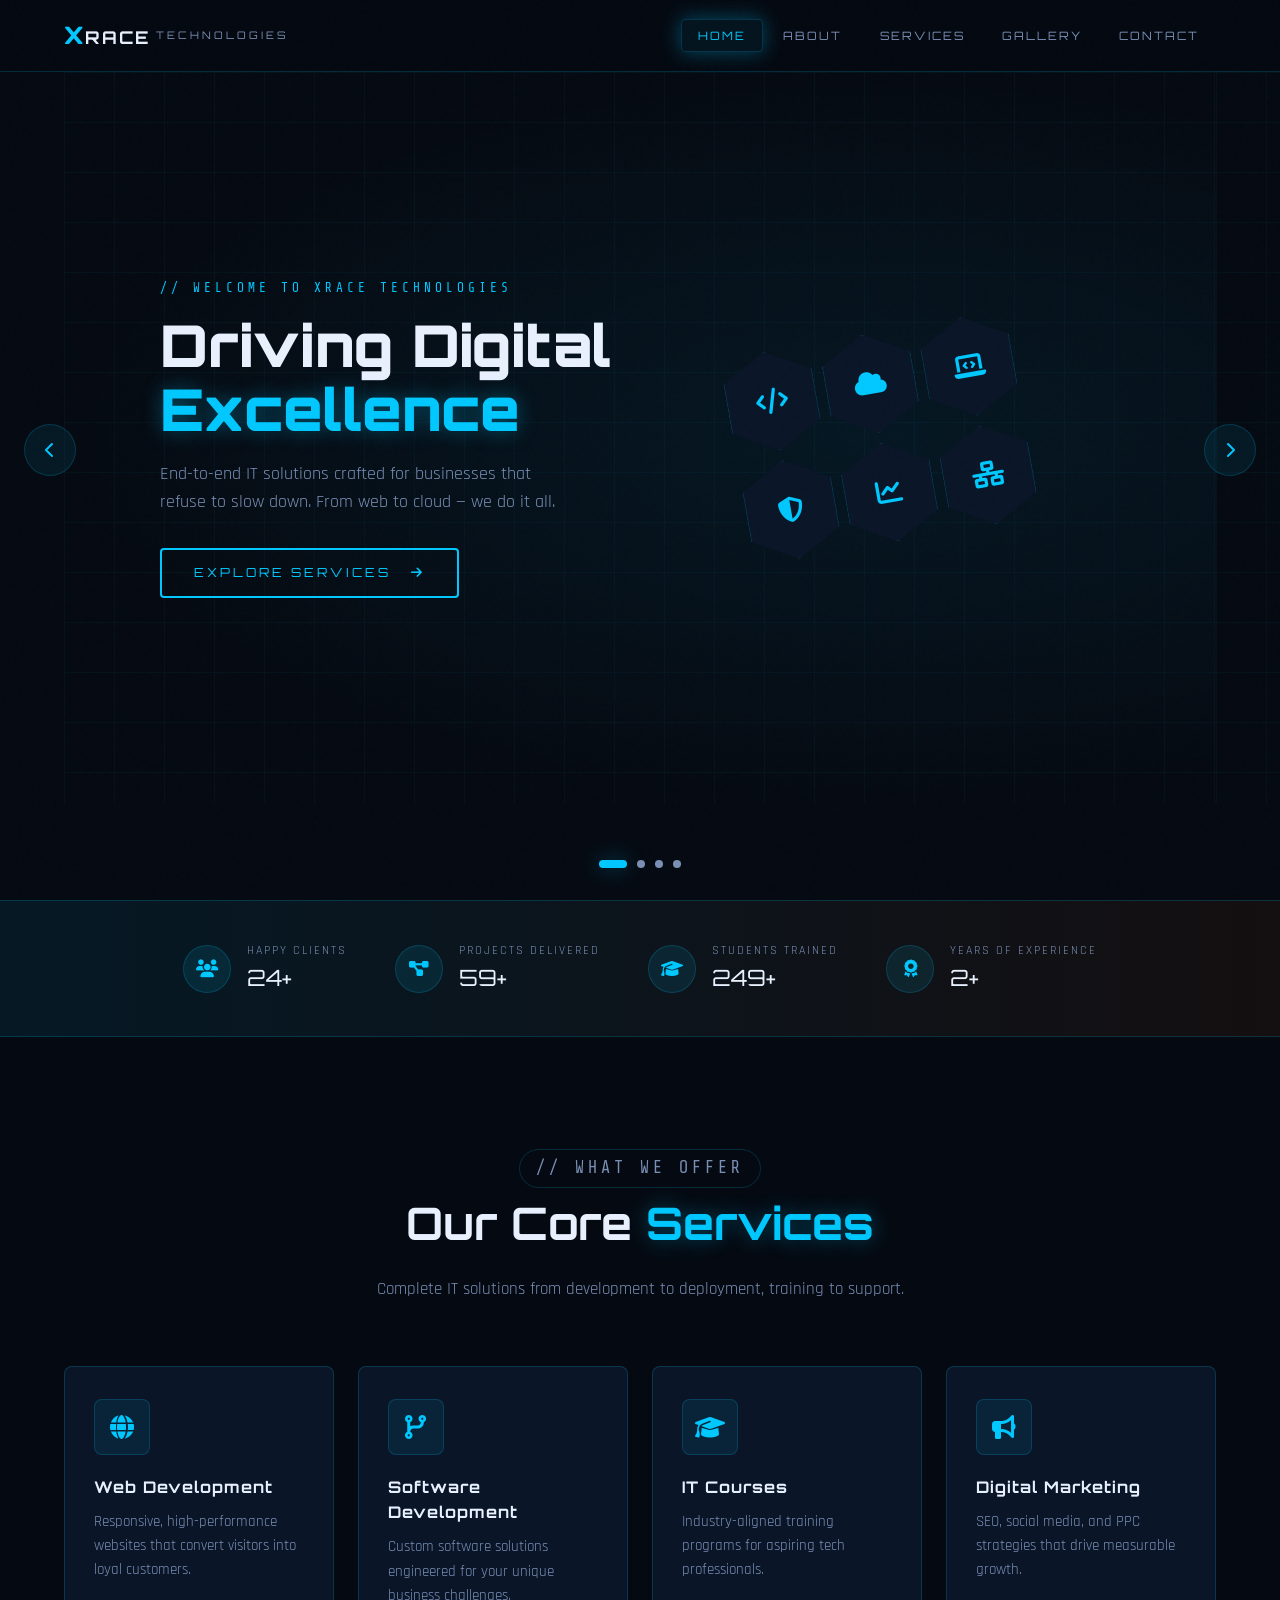
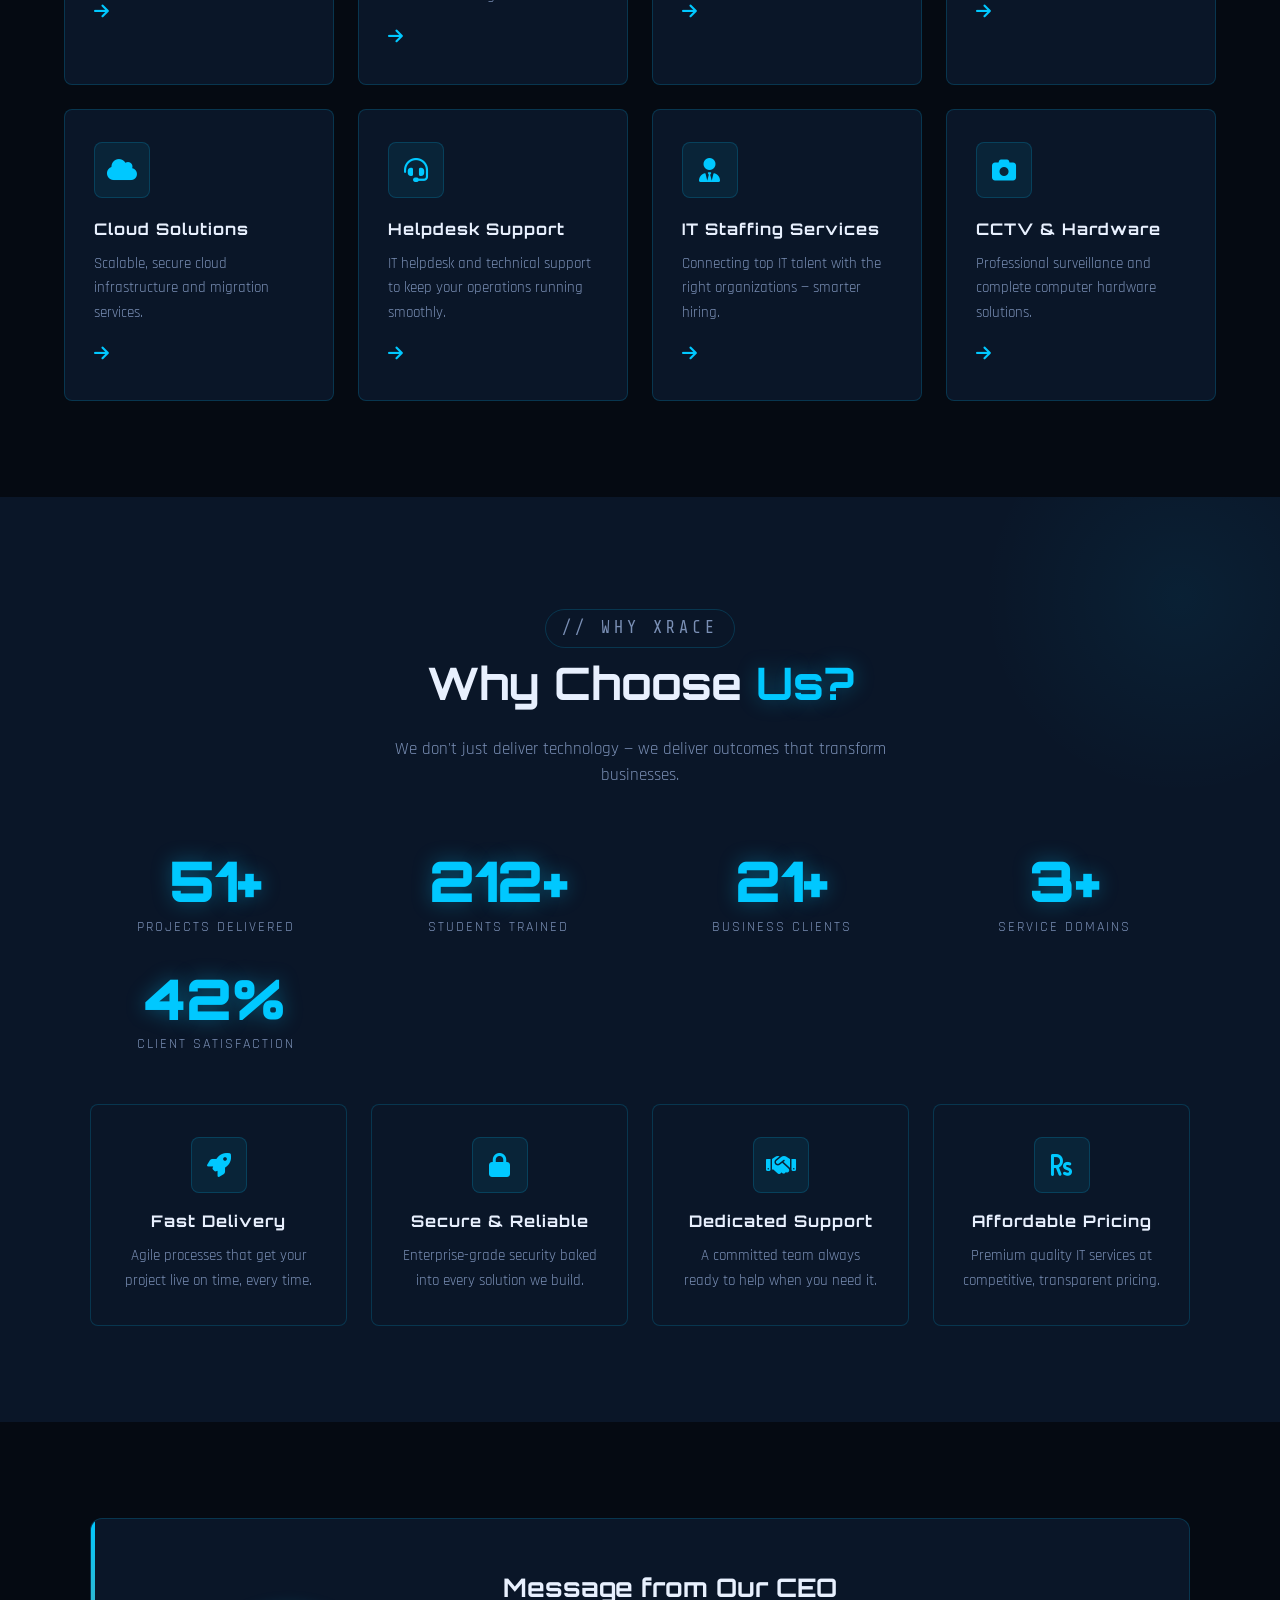
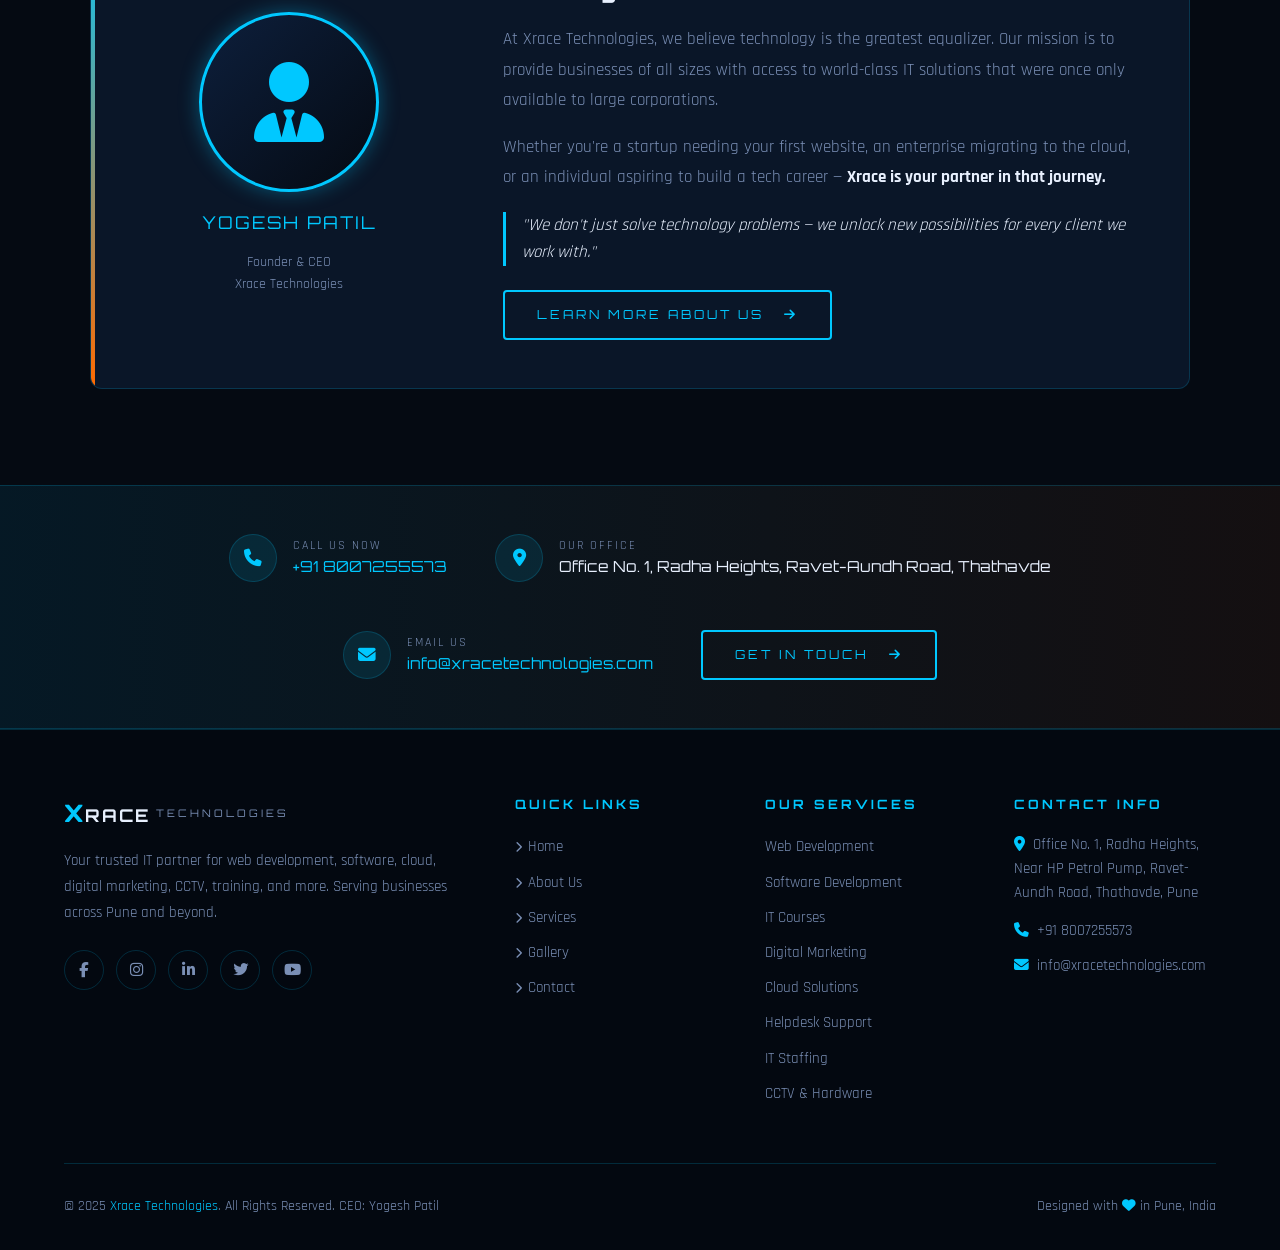
<file: index.html>
<!DOCTYPE html>
<html lang="en">
<head>
  <meta charset="UTF-8"/>
  <meta name="viewport" content="width=device-width,initial-scale=1.0"/>
  <title>Xrace Technologies | Home</title>
  <link rel="stylesheet" href="style.css"/>
  <link href="https://fonts.googleapis.com/css2?family=Orbitron:wght@400;600;700;900&family=Rajdhani:wght@300;400;500;600;700&family=Share+Tech+Mono&display=swap" rel="stylesheet"/>
  <link rel="stylesheet" href="https://cdnjs.cloudflare.com/ajax/libs/font-awesome/6.5.0/css/all.min.css"/>
</head>
<body>

<div id="preloader">
  <div class="pre-logo"><span>X</span>RACE TECHNOLOGIES</div>
  <div class="pre-bar-wrap"><div class="pre-bar"></div></div>
  <div class="pre-text">INITIALIZING...</div>
</div>

<nav class="navbar" id="navbar">
  <a href="index.html" class="nav-brand" style="text-decoration:none">
    <span class="logo-x">X</span><span class="logo-race">RACE</span>
    <span class="logo-tech">TECHNOLOGIES</span>
  </a>
  <div class="nav-toggle" id="navToggle"><i class="fas fa-bars"></i></div>
  <ul class="nav-links" id="navLinks">
    <li><a href="index.html" class="active">Home</a></li>
    <li><a href="about.html">About</a></li>
    <li><a href="services.html">Services</a></li>
    <li><a href="gallery.html">Gallery</a></li>
    <li><a href="contact.html">Contact</a></li>
  </ul>
</nav>

<!-- HERO SLIDER -->
<section class="hero-slider">
  <div class="slider-track" id="sliderTrack">
    <div class="slide">
      <div class="slide-content">
        <p class="slide-tag">// Welcome to Xrace Technologies</p>
        <h1>Driving Digital<br/><span class="accent">Excellence</span></h1>
        <p class="slide-sub">End-to-end IT solutions crafted for businesses that refuse to slow down. From web to cloud — we do it all.</p>
        <a href="services.html" class="btn-primary">Explore Services &nbsp;<i class="fas fa-arrow-right"></i></a>
      </div>
      <div class="slide-visual">
        <div class="hex-grid">
          <div class="hex"><i class="fas fa-code"></i></div>
          <div class="hex"><i class="fas fa-cloud"></i></div>
          <div class="hex"><i class="fas fa-laptop-code"></i></div>
          <div class="hex"><i class="fas fa-shield-alt"></i></div>
          <div class="hex"><i class="fas fa-chart-line"></i></div>
          <div class="hex"><i class="fas fa-network-wired"></i></div>
        </div>
      </div>
    </div>
    <div class="slide">
      <div class="slide-content">
        <p class="slide-tag">// Software &amp; Web Development</p>
        <h1>Build. Launch.<br/><span class="accent">Dominate.</span></h1>
        <p class="slide-sub">Custom websites and software solutions engineered to perform, scale, and make a lasting impact.</p>
        <a href="services.html" class="btn-primary">See What We Build &nbsp;<i class="fas fa-arrow-right"></i></a>
      </div>
      <div class="slide-visual">
        <div class="code-window">
          <div class="code-bar"><span></span><span></span><span></span></div>
          <pre class="code-text"><code><span class="c-kw">const</span> <span class="c-fn">xrace</span> = {
  <span class="c-key">vision</span>:  <span class="c-str">"Innovate"</span>,
  <span class="c-key">mission</span>: <span class="c-str">"Deliver"</span>,
  <span class="c-key">result</span>:  <span class="c-str">"Excellence"</span>,
  <span class="c-key">ceo</span>:     <span class="c-str">"Yogesh Patil"</span>
};
<span class="c-fn">xrace</span>.<span class="c-fn">launch</span>();
<span class="c-kw">// Success!</span></code></pre>
        </div>
      </div>
    </div>
    <div class="slide">
      <div class="slide-content">
        <p class="slide-tag">// IT Training &amp; Staffing</p>
        <h1>Grow Your<br/><span class="accent">Tech Career</span></h1>
        <p class="slide-sub">Industry-ready IT courses and staffing solutions connecting talent with real opportunity.</p>
        <a href="contact.html" class="btn-primary">Get Started &nbsp;<i class="fas fa-arrow-right"></i></a>
      </div>
      <div class="slide-visual">
        <div class="stat-bubbles">
          <div class="bubble"><span data-count="500" data-suffix="+">500+</span><small>Students</small></div>
          <div class="bubble"><span data-count="50" data-suffix="+">50+</span><small>Clients</small></div>
          <div class="bubble"><span data-count="8" data-suffix="+">8+</span><small>Services</small></div>
          <div class="bubble"><span data-count="99" data-suffix="%">99%</span><small>Uptime</small></div>
        </div>
      </div>
    </div>
    <div class="slide">
      <div class="slide-content">
        <p class="slide-tag">// CCTV &amp; Hardware Solutions</p>
        <h1>Secure Your<br/><span class="accent">Business</span></h1>
        <p class="slide-sub">Professional CCTV installation and complete computer hardware solutions for your office.</p>
        <a href="contact.html" class="btn-primary">Get a Quote &nbsp;<i class="fas fa-arrow-right"></i></a>
      </div>
      <div class="slide-visual">
        <div style="display:flex;flex-direction:column;gap:1.2rem;align-items:center;">
          <div style="background:var(--bg-card);border:1px solid var(--border);border-radius:12px;padding:2rem 3rem;text-align:center;animation:float 3s ease-in-out infinite;">
            <i class="fas fa-camera" style="font-size:3rem;color:var(--accent);display:block;margin-bottom:0.6rem;"></i>
            <span style="font-family:var(--font-head);font-size:0.8rem;letter-spacing:2px;color:var(--text);">CCTV SYSTEMS</span>
          </div>
          <div style="background:var(--bg-card);border:1px solid var(--border);border-radius:12px;padding:2rem 3rem;text-align:center;animation:float 3s ease-in-out infinite;animation-delay:0.7s;">
            <i class="fas fa-desktop" style="font-size:3rem;color:var(--accent2);display:block;margin-bottom:0.6rem;"></i>
            <span style="font-family:var(--font-head);font-size:0.8rem;letter-spacing:2px;color:var(--text);">HARDWARE</span>
          </div>
        </div>
      </div>
    </div>
  </div>
  <button class="slider-btn prev" id="prevBtn"><i class="fas fa-chevron-left"></i></button>
  <button class="slider-btn next" id="nextBtn"><i class="fas fa-chevron-right"></i></button>
  <div class="slider-dots" id="sliderDots">
    <span class="dot active" data-idx="0"></span>
    <span class="dot" data-idx="1"></span>
    <span class="dot" data-idx="2"></span>
    <span class="dot" data-idx="3"></span>
  </div>
</section>

<!-- STATS -->
<section class="contact-strip" style="padding:2.5rem 4rem;">
  <div class="strip-item">
    <div class="strip-icon"><i class="fas fa-users"></i></div>
    <div><div class="strip-label">Happy Clients</div><div class="strip-value" style="font-size:1.4rem;font-family:var(--font-head);"><span data-count="50" data-suffix="+">50+</span></div></div>
  </div>
  <div class="strip-item">
    <div class="strip-icon"><i class="fas fa-project-diagram"></i></div>
    <div><div class="strip-label">Projects Delivered</div><div class="strip-value" style="font-size:1.4rem;font-family:var(--font-head);"><span data-count="120" data-suffix="+">120+</span></div></div>
  </div>
  <div class="strip-item">
    <div class="strip-icon"><i class="fas fa-graduation-cap"></i></div>
    <div><div class="strip-label">Students Trained</div><div class="strip-value" style="font-size:1.4rem;font-family:var(--font-head);"><span data-count="500" data-suffix="+">500+</span></div></div>
  </div>
  <div class="strip-item">
    <div class="strip-icon"><i class="fas fa-award"></i></div>
    <div><div class="strip-label">Years of Experience</div><div class="strip-value" style="font-size:1.4rem;font-family:var(--font-head);"><span data-count="5" data-suffix="+">5+</span></div></div>
  </div>
</section>

<!-- SERVICES -->
<section>
  <div class="section-header reveal">
    <p class="section-tag">// what we offer</p>
    <h2>Our Core <span class="accent">Services</span></h2>
    <p>Complete IT solutions from development to deployment, training to support.</p>
  </div>
  <div class="services-grid">
    <a href="services.html" class="service-card reveal"><div class="card-icon"><i class="fas fa-globe"></i></div><h3>Web Development</h3><p>Responsive, high-performance websites that convert visitors into loyal customers.</p><span class="card-arrow"><i class="fas fa-arrow-right"></i></span></a>
    <a href="services.html" class="service-card reveal" style="transition-delay:.1s"><div class="card-icon"><i class="fas fa-code-branch"></i></div><h3>Software Development</h3><p>Custom software solutions engineered for your unique business challenges.</p><span class="card-arrow"><i class="fas fa-arrow-right"></i></span></a>
    <a href="services.html" class="service-card reveal" style="transition-delay:.15s"><div class="card-icon"><i class="fas fa-graduation-cap"></i></div><h3>IT Courses</h3><p>Industry-aligned training programs for aspiring tech professionals.</p><span class="card-arrow"><i class="fas fa-arrow-right"></i></span></a>
    <a href="services.html" class="service-card reveal" style="transition-delay:.2s"><div class="card-icon"><i class="fas fa-bullhorn"></i></div><h3>Digital Marketing</h3><p>SEO, social media, and PPC strategies that drive measurable growth.</p><span class="card-arrow"><i class="fas fa-arrow-right"></i></span></a>
    <a href="services.html" class="service-card reveal" style="transition-delay:.25s"><div class="card-icon"><i class="fas fa-cloud"></i></div><h3>Cloud Solutions</h3><p>Scalable, secure cloud infrastructure and migration services.</p><span class="card-arrow"><i class="fas fa-arrow-right"></i></span></a>
    <a href="services.html" class="service-card reveal" style="transition-delay:.3s"><div class="card-icon"><i class="fas fa-headset"></i></div><h3>Helpdesk Support</h3><p>IT helpdesk and technical support to keep your operations running smoothly.</p><span class="card-arrow"><i class="fas fa-arrow-right"></i></span></a>
    <a href="services.html" class="service-card reveal" style="transition-delay:.35s"><div class="card-icon"><i class="fas fa-user-tie"></i></div><h3>IT Staffing Services</h3><p>Connecting top IT talent with the right organizations — smarter hiring.</p><span class="card-arrow"><i class="fas fa-arrow-right"></i></span></a>
    <a href="services.html" class="service-card reveal" style="transition-delay:.4s"><div class="card-icon"><i class="fas fa-camera"></i></div><h3>CCTV &amp; Hardware</h3><p>Professional surveillance and complete computer hardware solutions.</p><span class="card-arrow"><i class="fas fa-arrow-right"></i></span></a>
  </div>
</section>

<!-- WHY US -->
<section class="features-section">
  <div class="section-header reveal">
    <p class="section-tag">// why xrace</p>
    <h2>Why Choose <span class="accent">Us?</span></h2>
    <p>We don't just deliver technology — we deliver outcomes that transform businesses.</p>
  </div>
  <div class="features-grid" style="max-width:1100px;margin:0 auto 3rem;">
    <div class="feature-item reveal"><div class="feature-num" data-count="120" data-suffix="+">120+</div><div class="feature-label">Projects Delivered</div></div>
    <div class="feature-item reveal" style="transition-delay:.1s"><div class="feature-num" data-count="500" data-suffix="+">500+</div><div class="feature-label">Students Trained</div></div>
    <div class="feature-item reveal" style="transition-delay:.2s"><div class="feature-num" data-count="50" data-suffix="+">50+</div><div class="feature-label">Business Clients</div></div>
    <div class="feature-item reveal" style="transition-delay:.3s"><div class="feature-num" data-count="8" data-suffix="+">8+</div><div class="feature-label">Service Domains</div></div>
    <div class="feature-item reveal" style="transition-delay:.4s"><div class="feature-num" data-count="99" data-suffix="%">99%</div><div class="feature-label">Client Satisfaction</div></div>
  </div>
  <div style="display:grid;grid-template-columns:repeat(auto-fit,minmax(220px,1fr));gap:1.5rem;max-width:1100px;margin:0 auto;">
    <div class="service-card reveal" style="text-align:center;"><div class="card-icon" style="margin:0 auto 1rem;"><i class="fas fa-rocket"></i></div><h3>Fast Delivery</h3><p>Agile processes that get your project live on time, every time.</p></div>
    <div class="service-card reveal" style="text-align:center;transition-delay:.1s"><div class="card-icon" style="margin:0 auto 1rem;"><i class="fas fa-lock"></i></div><h3>Secure &amp; Reliable</h3><p>Enterprise-grade security baked into every solution we build.</p></div>
    <div class="service-card reveal" style="text-align:center;transition-delay:.2s"><div class="card-icon" style="margin:0 auto 1rem;"><i class="fas fa-handshake"></i></div><h3>Dedicated Support</h3><p>A committed team always ready to help when you need it.</p></div>
    <div class="service-card reveal" style="text-align:center;transition-delay:.3s"><div class="card-icon" style="margin:0 auto 1rem;"><i class="fas fa-rupee-sign"></i></div><h3>Affordable Pricing</h3><p>Premium quality IT services at competitive, transparent pricing.</p></div>
  </div>
</section>

<!-- CEO -->
<section>
  <div class="ceo-section reveal">
    <div class="ceo-wrapper">
      <div class="ceo-photo-box">
        <div class="ceo-avatar"><i class="fas fa-user-tie"></i></div>
        <div class="ceo-name">YOGESH PATIL</div>
        <div class="ceo-title">Founder &amp; CEO<br/>Xrace Technologies</div>
      </div>
      <div class="ceo-info">
        <h2>Message from Our <span class="accent">CEO</span></h2>
        <p>At Xrace Technologies, we believe technology is the greatest equalizer. Our mission is to provide businesses of all sizes with access to world-class IT solutions that were once only available to large corporations.</p>
        <p>Whether you're a startup needing your first website, an enterprise migrating to the cloud, or an individual aspiring to build a tech career — <strong style="color:var(--text)">Xrace is your partner in that journey.</strong></p>
        <blockquote class="ceo-quote">"We don't just solve technology problems — we unlock new possibilities for every client we work with."</blockquote>
        <div style="margin-top:1.5rem;"><a href="about.html" class="btn-primary">Learn More About Us &nbsp;<i class="fas fa-arrow-right"></i></a></div>
      </div>
    </div>
  </div>
</section>

<!-- CONTACT STRIP -->
<div class="contact-strip reveal">
  <div class="strip-item"><div class="strip-icon"><i class="fas fa-phone"></i></div><div><div class="strip-label">Call Us Now</div><div class="strip-value"><a href="tel:8007255573">+91 8007255573</a></div></div></div>
  <div class="strip-item"><div class="strip-icon"><i class="fas fa-map-marker-alt"></i></div><div><div class="strip-label">Our Office</div><div class="strip-value">Office No. 1, Radha Heights, Ravet-Aundh Road, Thathavde</div></div></div>
  <div class="strip-item"><div class="strip-icon"><i class="fas fa-envelope"></i></div><div><div class="strip-label">Email Us</div><div class="strip-value"><a href="mailto:info@xracetechnologies.com">info@xracetechnologies.com</a></div></div></div>
  <div class="strip-item"><a href="contact.html" class="btn-primary">Get In Touch &nbsp;<i class="fas fa-arrow-right"></i></a></div>
</div>

<!-- FOOTER -->
<footer>
  <div class="footer-grid">
    <div class="footer-brand">
      <div class="nav-brand" style="margin-bottom:1rem;display:flex;"><span class="logo-x">X</span><span class="logo-race">RACE</span><span class="logo-tech">TECHNOLOGIES</span></div>
      <p>Your trusted IT partner for web development, software, cloud, digital marketing, CCTV, training, and more. Serving businesses across Pune and beyond.</p>
      <div class="footer-social">
        <a href="#" class="social-btn"><i class="fab fa-facebook-f"></i></a>
        <a href="#" class="social-btn"><i class="fab fa-instagram"></i></a>
        <a href="#" class="social-btn"><i class="fab fa-linkedin-in"></i></a>
        <a href="#" class="social-btn"><i class="fab fa-twitter"></i></a>
        <a href="#" class="social-btn"><i class="fab fa-youtube"></i></a>
      </div>
    </div>
    <div class="footer-col">
      <h4>Quick Links</h4>
      <ul>
        <li><a href="index.html"><i class="fas fa-chevron-right" style="font-size:.7rem;margin-right:6px;"></i>Home</a></li>
        <li><a href="about.html"><i class="fas fa-chevron-right" style="font-size:.7rem;margin-right:6px;"></i>About Us</a></li>
        <li><a href="services.html"><i class="fas fa-chevron-right" style="font-size:.7rem;margin-right:6px;"></i>Services</a></li>
        <li><a href="gallery.html"><i class="fas fa-chevron-right" style="font-size:.7rem;margin-right:6px;"></i>Gallery</a></li>
        <li><a href="contact.html"><i class="fas fa-chevron-right" style="font-size:.7rem;margin-right:6px;"></i>Contact</a></li>
      </ul>
    </div>
    <div class="footer-col">
      <h4>Our Services</h4>
      <ul>
        <li><a href="services.html">Web Development</a></li>
        <li><a href="services.html">Software Development</a></li>
        <li><a href="services.html">IT Courses</a></li>
        <li><a href="services.html">Digital Marketing</a></li>
        <li><a href="services.html">Cloud Solutions</a></li>
        <li><a href="services.html">Helpdesk Support</a></li>
        <li><a href="services.html">IT Staffing</a></li>
        <li><a href="services.html">CCTV &amp; Hardware</a></li>
      </ul>
    </div>
    <div class="footer-col">
      <h4>Contact Info</h4>
      <ul>
        <li style="color:var(--text-muted);margin-bottom:.8rem;font-size:.92rem;line-height:1.6;"><i class="fas fa-map-marker-alt" style="color:var(--accent);margin-right:8px;"></i>Office No. 1, Radha Heights, Near HP Petrol Pump, Ravet-Aundh Road, Thathavde, Pune</li>
        <li style="margin-bottom:.5rem;"><a href="tel:8007255573" style="color:var(--text-muted);text-decoration:none;font-size:.92rem;"><i class="fas fa-phone" style="color:var(--accent);margin-right:8px;"></i>+91 8007255573</a></li>
        <li><a href="mailto:info@xracetechnologies.com" style="color:var(--text-muted);text-decoration:none;font-size:.92rem;"><i class="fas fa-envelope" style="color:var(--accent);margin-right:8px;"></i>info@xracetechnologies.com</a></li>
      </ul>
    </div>
  </div>
  <div class="footer-bottom">
    <div>© 2025 <span>Xrace Technologies</span>. All Rights Reserved. CEO: Yogesh Patil</div>
    <div>Designed with <i class="fas fa-heart" style="color:var(--accent);"></i> in Pune, India</div>
  </div>
</footer>

<script src="main.js"></script>
</body>
</html>
</file>
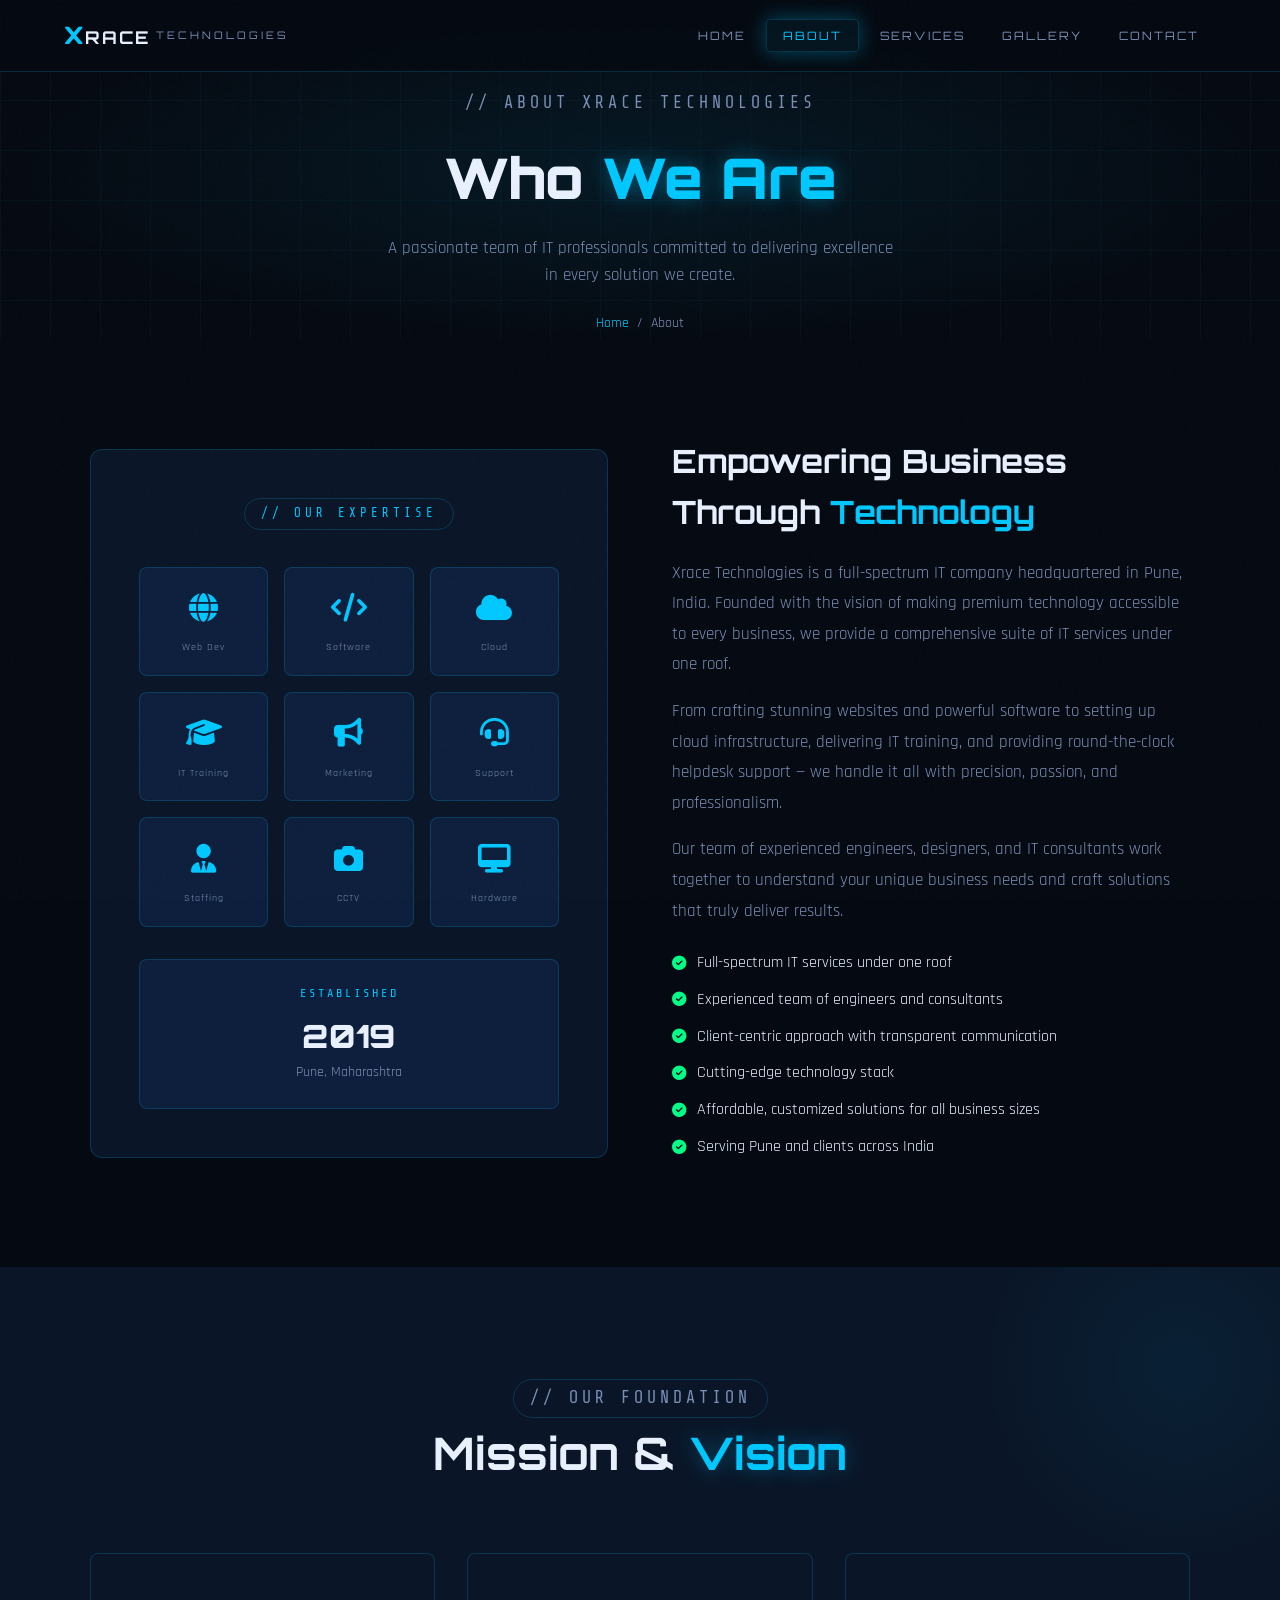
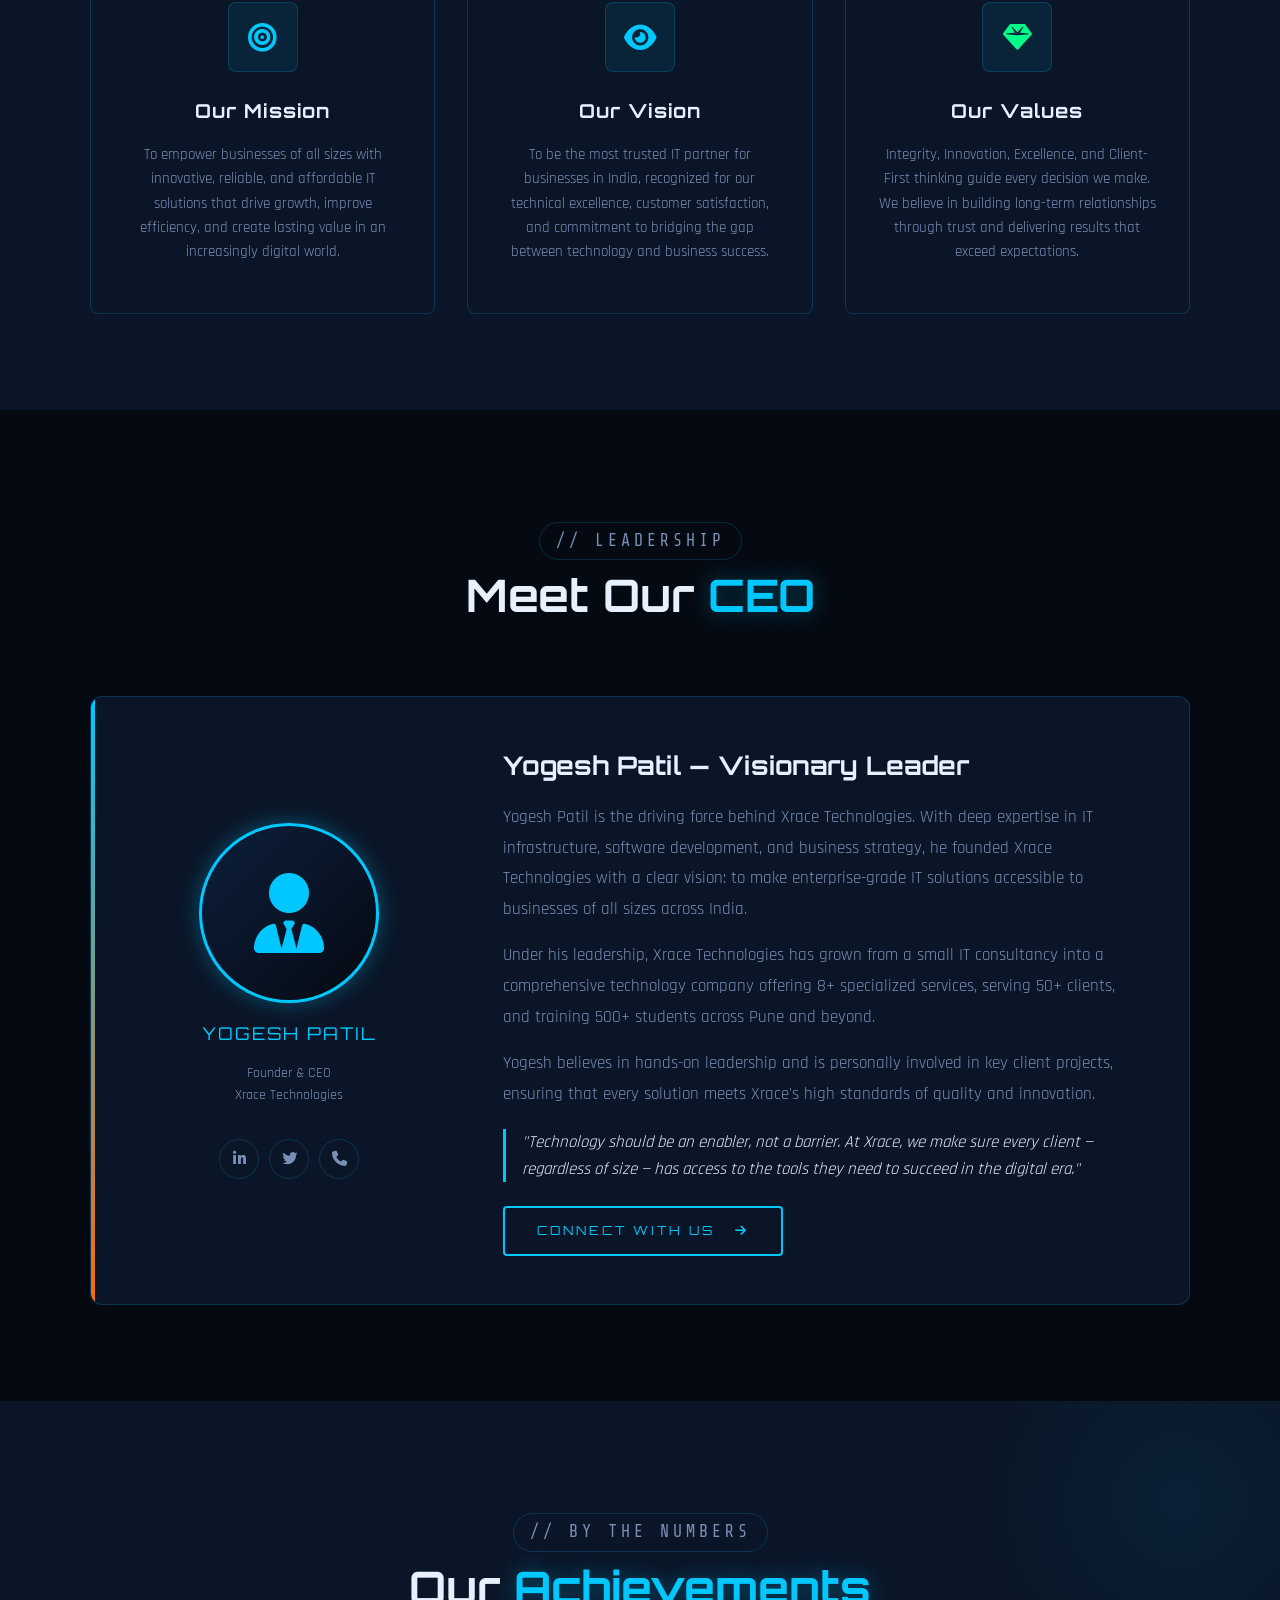
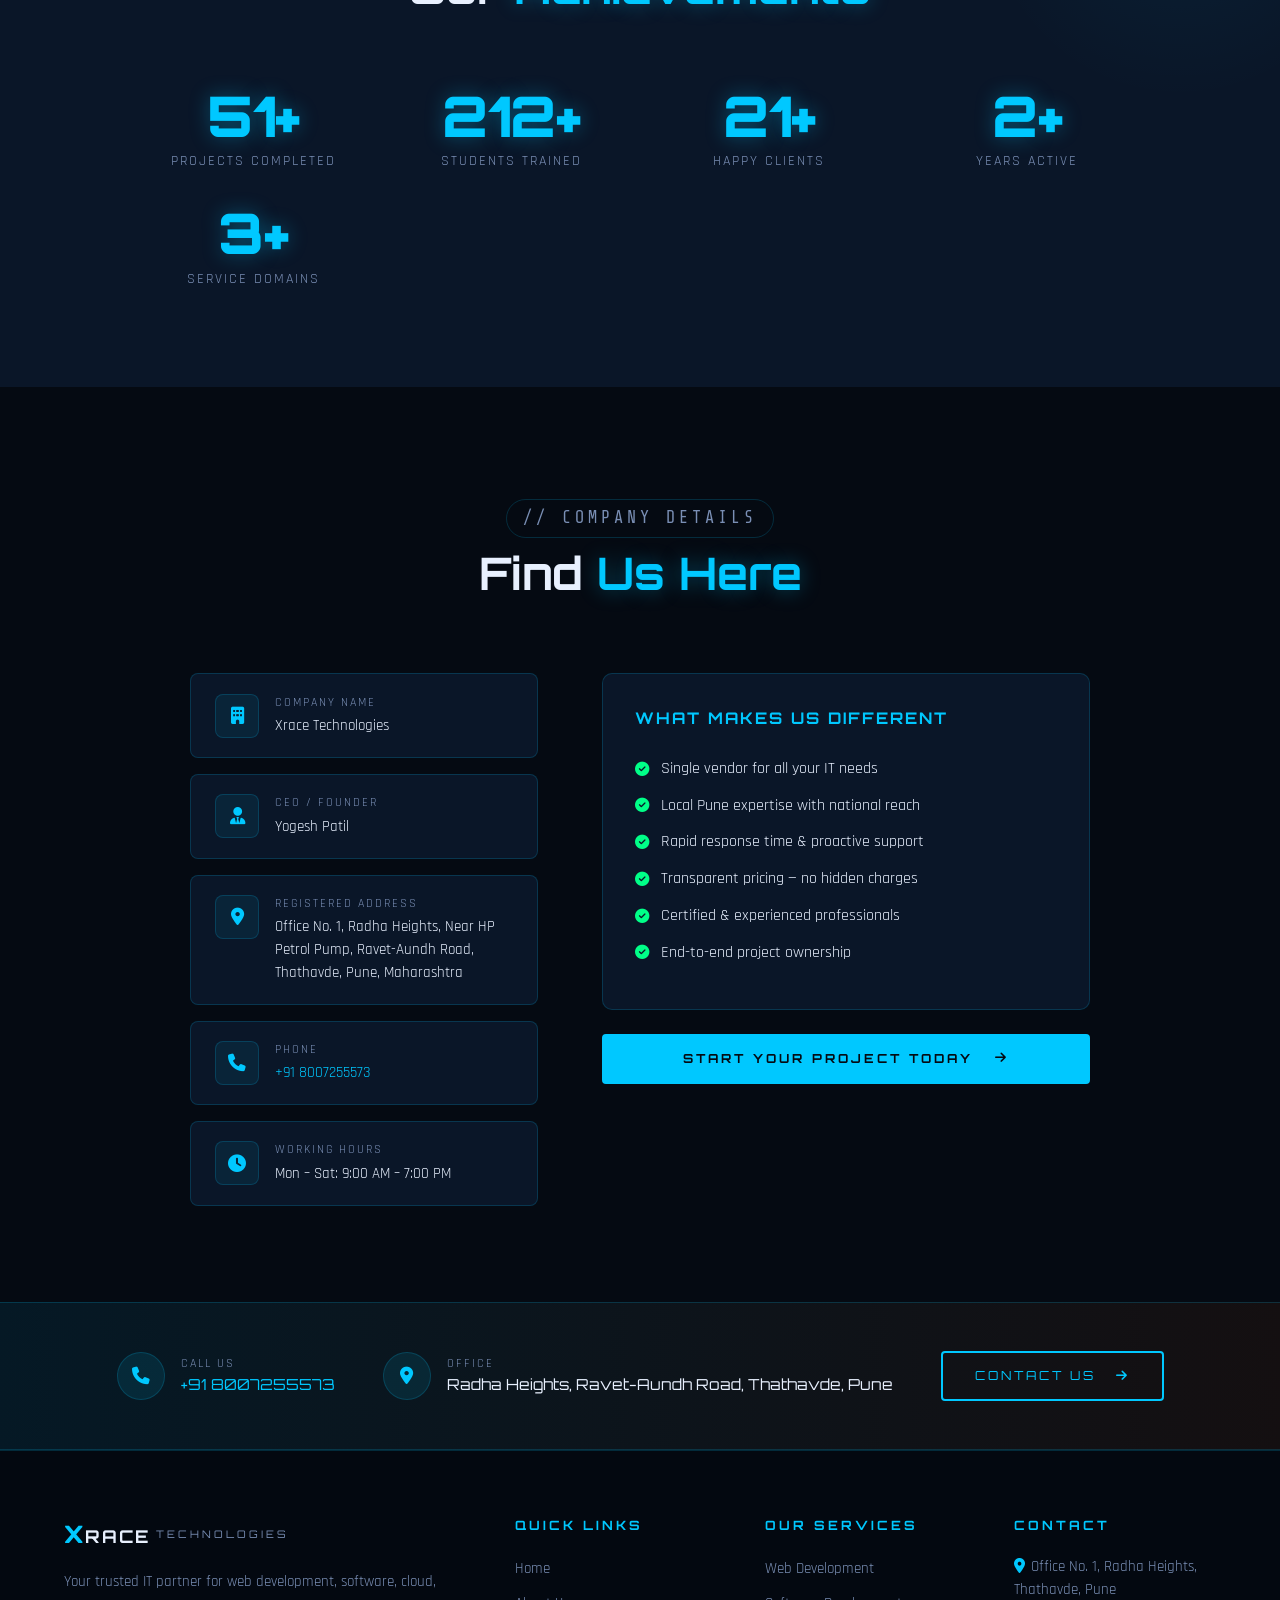
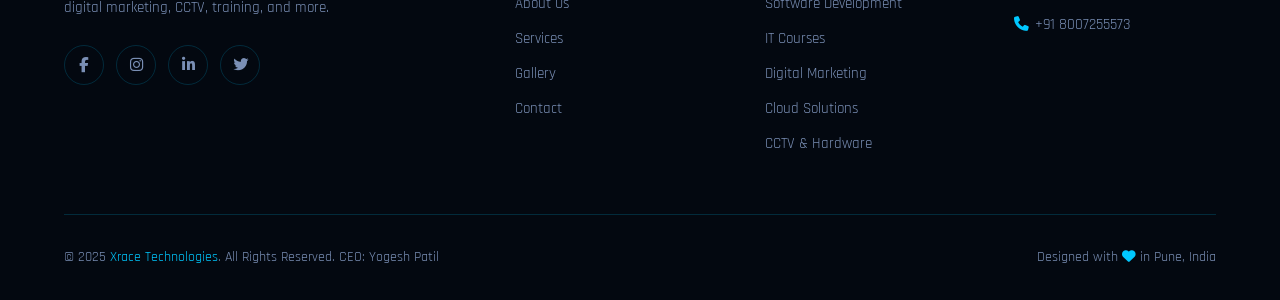
<file: about.html>
<!DOCTYPE html>
<html lang="en">
<head>
  <meta charset="UTF-8"/>
  <meta name="viewport" content="width=device-width,initial-scale=1.0"/>
  <title>About Us | Xrace Technologies</title>
  <link rel="stylesheet" href="style.css"/>
  <link href="https://fonts.googleapis.com/css2?family=Orbitron:wght@400;600;700;900&family=Rajdhani:wght@300;400;500;600;700&family=Share+Tech+Mono&display=swap" rel="stylesheet"/>
  <link rel="stylesheet" href="https://cdnjs.cloudflare.com/ajax/libs/font-awesome/6.5.0/css/all.min.css"/>
</head>
<body>

<div id="preloader">
  <div class="pre-logo"><span>X</span>RACE TECHNOLOGIES</div>
  <div class="pre-bar-wrap"><div class="pre-bar"></div></div>
  <div class="pre-text">LOADING...</div>
</div>

<nav class="navbar" id="navbar">
  <a href="index.html" class="nav-brand" style="text-decoration:none">
    <span class="logo-x">X</span><span class="logo-race">RACE</span><span class="logo-tech">TECHNOLOGIES</span>
  </a>
  <div class="nav-toggle" id="navToggle"><i class="fas fa-bars"></i></div>
  <ul class="nav-links" id="navLinks">
    <li><a href="index.html">Home</a></li>
    <li><a href="about.html" class="active">About</a></li>
    <li><a href="services.html">Services</a></li>
    <li><a href="gallery.html">Gallery</a></li>
    <li><a href="contact.html">Contact</a></li>
  </ul>
</nav>

<!-- PAGE HERO -->
<div class="page-hero">
  <p class="page-hero-tag">// About Xrace Technologies</p>
  <h1>Who <span class="accent">We Are</span></h1>
  <p>A passionate team of IT professionals committed to delivering excellence in every solution we create.</p>
  <div class="breadcrumb"><a href="index.html">Home</a><span>/</span><span>About</span></div>
</div>

<!-- ABOUT SECTION -->
<section>
  <div class="about-grid">
    <div class="about-visual reveal">
      <div style="margin-bottom:1.5rem;">
        <div class="section-tag" style="margin-bottom:0.8rem;">// Our Expertise</div>
      </div>
      <div class="about-icon-grid">
        <div class="aig-item"><i class="fas fa-globe"></i><p>Web Dev</p></div>
        <div class="aig-item"><i class="fas fa-code"></i><p>Software</p></div>
        <div class="aig-item"><i class="fas fa-cloud"></i><p>Cloud</p></div>
        <div class="aig-item"><i class="fas fa-graduation-cap"></i><p>IT Training</p></div>
        <div class="aig-item"><i class="fas fa-bullhorn"></i><p>Marketing</p></div>
        <div class="aig-item"><i class="fas fa-headset"></i><p>Support</p></div>
        <div class="aig-item"><i class="fas fa-user-tie"></i><p>Staffing</p></div>
        <div class="aig-item"><i class="fas fa-camera"></i><p>CCTV</p></div>
        <div class="aig-item"><i class="fas fa-desktop"></i><p>Hardware</p></div>
      </div>
      <div style="margin-top:2rem;padding:1.5rem;background:var(--bg-card2);border:1px solid var(--border);border-radius:8px;text-align:center;">
        <div style="font-family:var(--font-mono);color:var(--accent);font-size:0.75rem;letter-spacing:3px;margin-bottom:0.5rem;">ESTABLISHED</div>
        <div style="font-family:var(--font-head);font-size:2rem;color:var(--text);font-weight:900;">2019</div>
        <div style="color:var(--text-muted);font-size:0.85rem;">Pune, Maharashtra</div>
      </div>
    </div>
    <div class="about-content reveal" style="transition-delay:0.15s">
      <h2>Empowering Business Through <span class="accent">Technology</span></h2>
      <p>Xrace Technologies is a full-spectrum IT company headquartered in Pune, India. Founded with the vision of making premium technology accessible to every business, we provide a comprehensive suite of IT services under one roof.</p>
      <p>From crafting stunning websites and powerful software to setting up cloud infrastructure, delivering IT training, and providing round-the-clock helpdesk support — we handle it all with precision, passion, and professionalism.</p>
      <p>Our team of experienced engineers, designers, and IT consultants work together to understand your unique business needs and craft solutions that truly deliver results.</p>
      <ul class="values-list">
        <li><i class="fas fa-check-circle"></i> Full-spectrum IT services under one roof</li>
        <li><i class="fas fa-check-circle"></i> Experienced team of engineers and consultants</li>
        <li><i class="fas fa-check-circle"></i> Client-centric approach with transparent communication</li>
        <li><i class="fas fa-check-circle"></i> Cutting-edge technology stack</li>
        <li><i class="fas fa-check-circle"></i> Affordable, customized solutions for all business sizes</li>
        <li><i class="fas fa-check-circle"></i> Serving Pune and clients across India</li>
      </ul>
    </div>
  </div>
</section>

<!-- MISSION & VISION -->
<section class="features-section">
  <div class="section-header reveal">
    <p class="section-tag">// Our Foundation</p>
    <h2>Mission &amp; <span class="accent">Vision</span></h2>
  </div>
  <div style="display:grid;grid-template-columns:repeat(auto-fit,minmax(280px,1fr));gap:2rem;max-width:1100px;margin:0 auto;">
    <div class="service-card reveal" style="text-align:center;padding:3rem 2rem;">
      <div class="card-icon" style="margin:0 auto 1.5rem;width:70px;height:70px;font-size:1.8rem;"><i class="fas fa-bullseye"></i></div>
      <h3 style="font-size:1.2rem;margin-bottom:1rem;">Our Mission</h3>
      <p>To empower businesses of all sizes with innovative, reliable, and affordable IT solutions that drive growth, improve efficiency, and create lasting value in an increasingly digital world.</p>
    </div>
    <div class="service-card reveal" style="text-align:center;padding:3rem 2rem;transition-delay:0.15s">
      <div class="card-icon" style="margin:0 auto 1.5rem;width:70px;height:70px;font-size:1.8rem;"><i class="fas fa-eye"></i></div>
      <h3 style="font-size:1.2rem;margin-bottom:1rem;">Our Vision</h3>
      <p>To be the most trusted IT partner for businesses in India, recognized for our technical excellence, customer satisfaction, and commitment to bridging the gap between technology and business success.</p>
    </div>
    <div class="service-card reveal" style="text-align:center;padding:3rem 2rem;transition-delay:0.3s">
      <div class="card-icon" style="margin:0 auto 1.5rem;width:70px;height:70px;font-size:1.8rem;color:var(--accent3);"><i class="fas fa-gem"></i></div>
      <h3 style="font-size:1.2rem;margin-bottom:1rem;">Our Values</h3>
      <p>Integrity, Innovation, Excellence, and Client-First thinking guide every decision we make. We believe in building long-term relationships through trust and delivering results that exceed expectations.</p>
    </div>
  </div>
</section>

<!-- CEO SECTION -->
<section>
  <div class="section-header reveal">
    <p class="section-tag">// Leadership</p>
    <h2>Meet Our <span class="accent">CEO</span></h2>
  </div>
  <div class="ceo-section">
    <div class="ceo-wrapper reveal">
      <div class="ceo-photo-box">
        <div class="ceo-avatar"><i class="fas fa-user-tie"></i></div>
        <div class="ceo-name">YOGESH PATIL</div>
        <div class="ceo-title">Founder &amp; CEO<br/>Xrace Technologies</div>
        <div style="display:flex;gap:10px;margin-top:1rem;">
          <a href="#" class="social-btn"><i class="fab fa-linkedin-in"></i></a>
          <a href="#" class="social-btn"><i class="fab fa-twitter"></i></a>
          <a href="tel:8007255573" class="social-btn"><i class="fas fa-phone"></i></a>
        </div>
      </div>
      <div class="ceo-info">
        <h2>Yogesh Patil — <span class="accent">Visionary Leader</span></h2>
        <p>Yogesh Patil is the driving force behind Xrace Technologies. With deep expertise in IT infrastructure, software development, and business strategy, he founded Xrace Technologies with a clear vision: to make enterprise-grade IT solutions accessible to businesses of all sizes across India.</p>
        <p>Under his leadership, Xrace Technologies has grown from a small IT consultancy into a comprehensive technology company offering 8+ specialized services, serving 50+ clients, and training 500+ students across Pune and beyond.</p>
        <p>Yogesh believes in hands-on leadership and is personally involved in key client projects, ensuring that every solution meets Xrace's high standards of quality and innovation.</p>
        <blockquote class="ceo-quote">"Technology should be an enabler, not a barrier. At Xrace, we make sure every client — regardless of size — has access to the tools they need to succeed in the digital era."</blockquote>
        <div style="margin-top:1.5rem;">
          <a href="contact.html" class="btn-primary">Connect With Us &nbsp;<i class="fas fa-arrow-right"></i></a>
        </div>
      </div>
    </div>
  </div>
</section>

<!-- STATS -->
<section class="features-section">
  <div class="section-header reveal">
    <p class="section-tag">// By the Numbers</p>
    <h2>Our <span class="accent">Achievements</span></h2>
  </div>
  <div class="features-grid" style="max-width:1000px;margin:0 auto;">
    <div class="feature-item reveal"><div class="feature-num" data-count="120" data-suffix="+">120+</div><div class="feature-label">Projects Completed</div></div>
    <div class="feature-item reveal" style="transition-delay:.1s"><div class="feature-num" data-count="500" data-suffix="+">500+</div><div class="feature-label">Students Trained</div></div>
    <div class="feature-item reveal" style="transition-delay:.2s"><div class="feature-num" data-count="50" data-suffix="+">50+</div><div class="feature-label">Happy Clients</div></div>
    <div class="feature-item reveal" style="transition-delay:.3s"><div class="feature-num" data-count="5" data-suffix="+">5+</div><div class="feature-label">Years Active</div></div>
    <div class="feature-item reveal" style="transition-delay:.4s"><div class="feature-num" data-count="8" data-suffix="+">8+</div><div class="feature-label">Service Domains</div></div>
  </div>
</section>

<!-- COMPANY INFO -->
<section>
  <div class="section-header reveal">
    <p class="section-tag">// Company Details</p>
    <h2>Find <span class="accent">Us Here</span></h2>
  </div>
  <div class="contact-layout" style="max-width:900px;margin:0 auto;">
    <div class="info-cards reveal">
      <div class="info-card">
        <div class="info-card-icon"><i class="fas fa-building"></i></div>
        <div><div class="info-card-label">Company Name</div><div class="info-card-value">Xrace Technologies</div></div>
      </div>
      <div class="info-card">
        <div class="info-card-icon"><i class="fas fa-user-tie"></i></div>
        <div><div class="info-card-label">CEO / Founder</div><div class="info-card-value">Yogesh Patil</div></div>
      </div>
      <div class="info-card">
        <div class="info-card-icon"><i class="fas fa-map-marker-alt"></i></div>
        <div><div class="info-card-label">Registered Address</div><div class="info-card-value">Office No. 1, Radha Heights, Near HP Petrol Pump, Ravet-Aundh Road, Thathavde, Pune, Maharashtra</div></div>
      </div>
      <div class="info-card">
        <div class="info-card-icon"><i class="fas fa-phone"></i></div>
        <div><div class="info-card-label">Phone</div><div class="info-card-value"><a href="tel:8007255573">+91 8007255573</a></div></div>
      </div>
      <div class="info-card">
        <div class="info-card-icon"><i class="fas fa-clock"></i></div>
        <div><div class="info-card-label">Working Hours</div><div class="info-card-value">Mon – Sat: 9:00 AM – 7:00 PM</div></div>
      </div>
    </div>
    <div class="reveal" style="transition-delay:.2s;display:flex;flex-direction:column;gap:1.5rem;">
      <div style="background:var(--bg-card);border:1px solid var(--border);border-radius:10px;padding:2rem;">
        <h3 style="font-family:var(--font-head);color:var(--accent);font-size:1rem;letter-spacing:2px;margin-bottom:1.2rem;">WHAT MAKES US DIFFERENT</h3>
        <ul class="values-list">
          <li><i class="fas fa-check-circle"></i> Single vendor for all your IT needs</li>
          <li><i class="fas fa-check-circle"></i> Local Pune expertise with national reach</li>
          <li><i class="fas fa-check-circle"></i> Rapid response time &amp; proactive support</li>
          <li><i class="fas fa-check-circle"></i> Transparent pricing — no hidden charges</li>
          <li><i class="fas fa-check-circle"></i> Certified &amp; experienced professionals</li>
          <li><i class="fas fa-check-circle"></i> End-to-end project ownership</li>
        </ul>
      </div>
      <a href="contact.html" class="btn-secondary" style="text-align:center;justify-content:center;">Start Your Project Today &nbsp;<i class="fas fa-arrow-right"></i></a>
    </div>
  </div>
</section>

<!-- CONTACT STRIP -->
<div class="contact-strip reveal">
  <div class="strip-item"><div class="strip-icon"><i class="fas fa-phone"></i></div><div><div class="strip-label">Call Us</div><div class="strip-value"><a href="tel:8007255573">+91 8007255573</a></div></div></div>
  <div class="strip-item"><div class="strip-icon"><i class="fas fa-map-marker-alt"></i></div><div><div class="strip-label">Office</div><div class="strip-value">Radha Heights, Ravet-Aundh Road, Thathavde, Pune</div></div></div>
  <div class="strip-item"><a href="contact.html" class="btn-primary">Contact Us &nbsp;<i class="fas fa-arrow-right"></i></a></div>
</div>

<footer>
  <div class="footer-grid">
    <div class="footer-brand">
      <div class="nav-brand" style="margin-bottom:1rem;display:flex;"><span class="logo-x">X</span><span class="logo-race">RACE</span><span class="logo-tech">TECHNOLOGIES</span></div>
      <p>Your trusted IT partner for web development, software, cloud, digital marketing, CCTV, training, and more.</p>
      <div class="footer-social">
        <a href="#" class="social-btn"><i class="fab fa-facebook-f"></i></a>
        <a href="#" class="social-btn"><i class="fab fa-instagram"></i></a>
        <a href="#" class="social-btn"><i class="fab fa-linkedin-in"></i></a>
        <a href="#" class="social-btn"><i class="fab fa-twitter"></i></a>
      </div>
    </div>
    <div class="footer-col"><h4>Quick Links</h4><ul><li><a href="index.html">Home</a></li><li><a href="about.html">About Us</a></li><li><a href="services.html">Services</a></li><li><a href="gallery.html">Gallery</a></li><li><a href="contact.html">Contact</a></li></ul></div>
    <div class="footer-col"><h4>Our Services</h4><ul><li><a href="services.html">Web Development</a></li><li><a href="services.html">Software Development</a></li><li><a href="services.html">IT Courses</a></li><li><a href="services.html">Digital Marketing</a></li><li><a href="services.html">Cloud Solutions</a></li><li><a href="services.html">CCTV &amp; Hardware</a></li></ul></div>
    <div class="footer-col"><h4>Contact</h4><ul><li style="color:var(--text-muted);font-size:.92rem;margin-bottom:.6rem;"><i class="fas fa-map-marker-alt" style="color:var(--accent);margin-right:6px;"></i>Office No. 1, Radha Heights, Thathavde, Pune</li><li><a href="tel:8007255573" style="color:var(--text-muted);text-decoration:none;font-size:.92rem;"><i class="fas fa-phone" style="color:var(--accent);margin-right:6px;"></i>+91 8007255573</a></li></ul></div>
  </div>
  <div class="footer-bottom">
    <div>© 2025 <span>Xrace Technologies</span>. All Rights Reserved. CEO: Yogesh Patil</div>
    <div>Designed with <i class="fas fa-heart" style="color:var(--accent);"></i> in Pune, India</div>
  </div>
</footer>

<script src="main.js"></script>
</body>
</html>
</file>
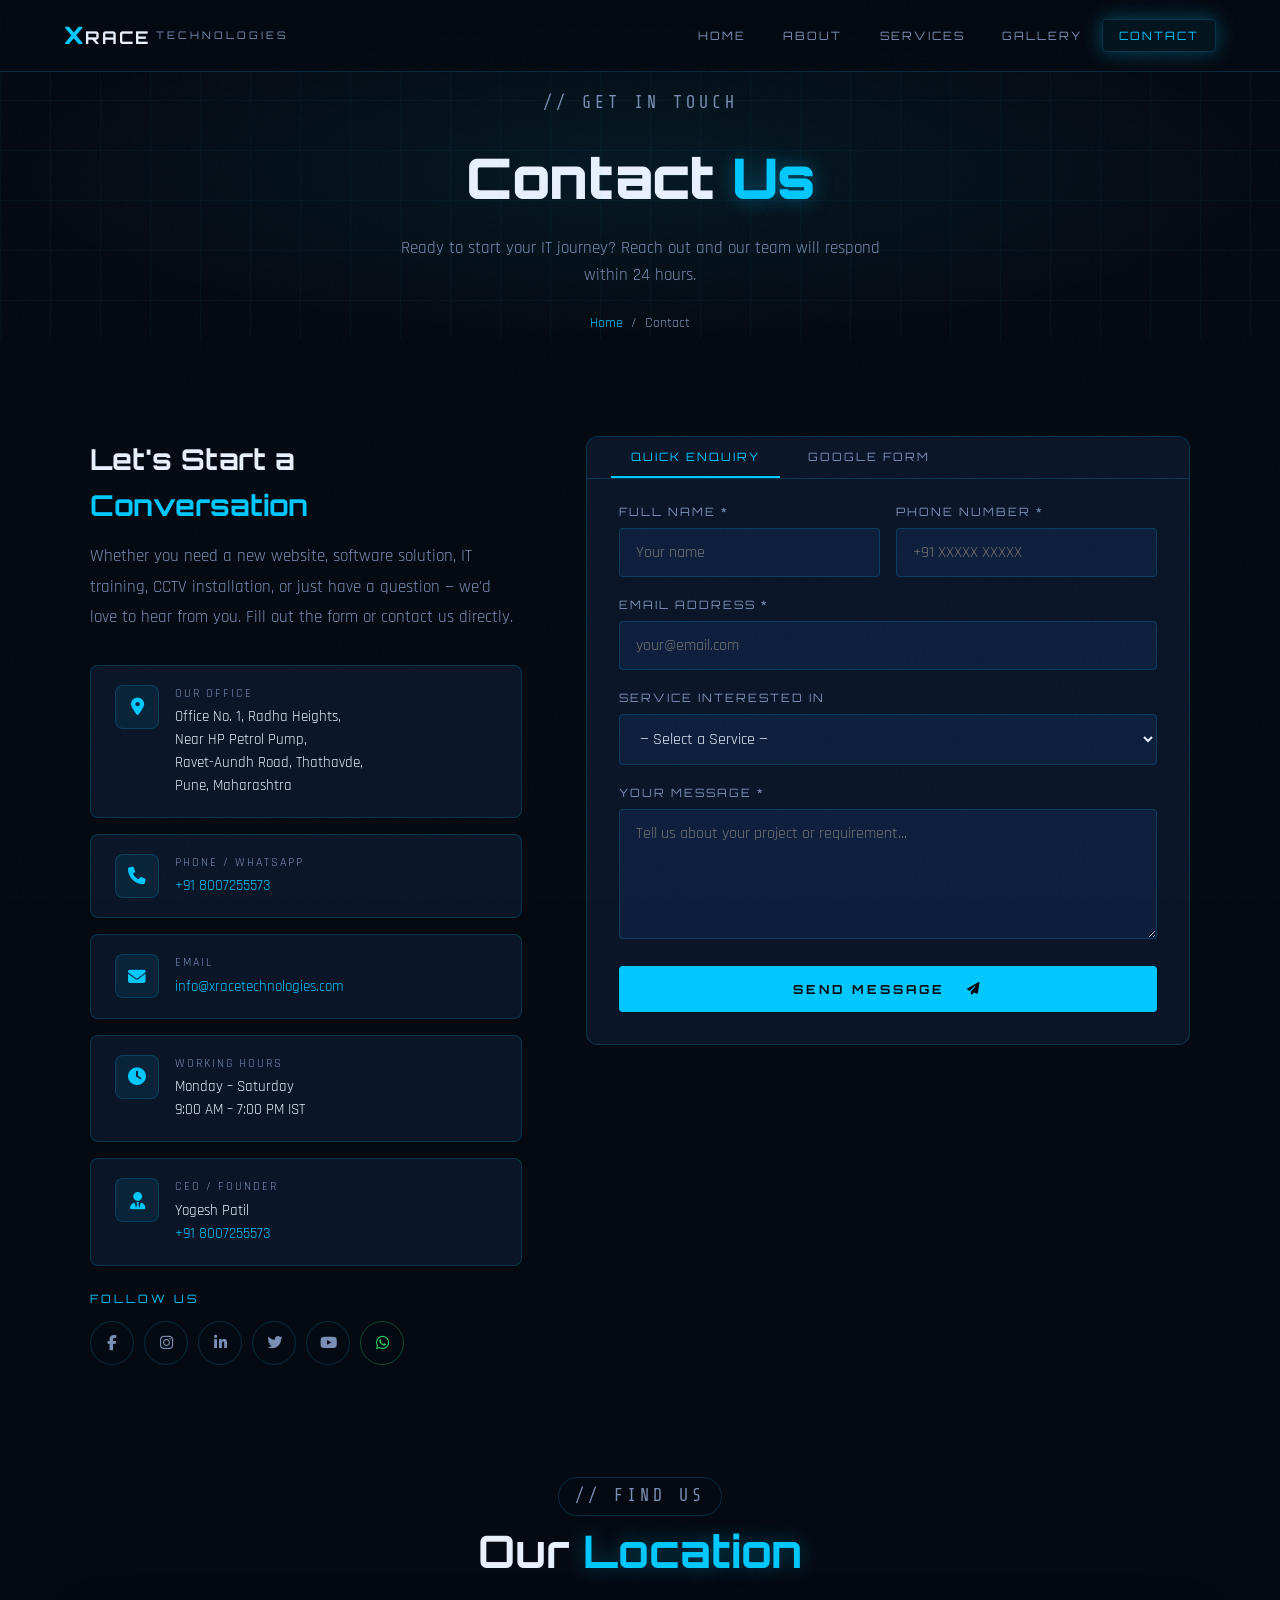
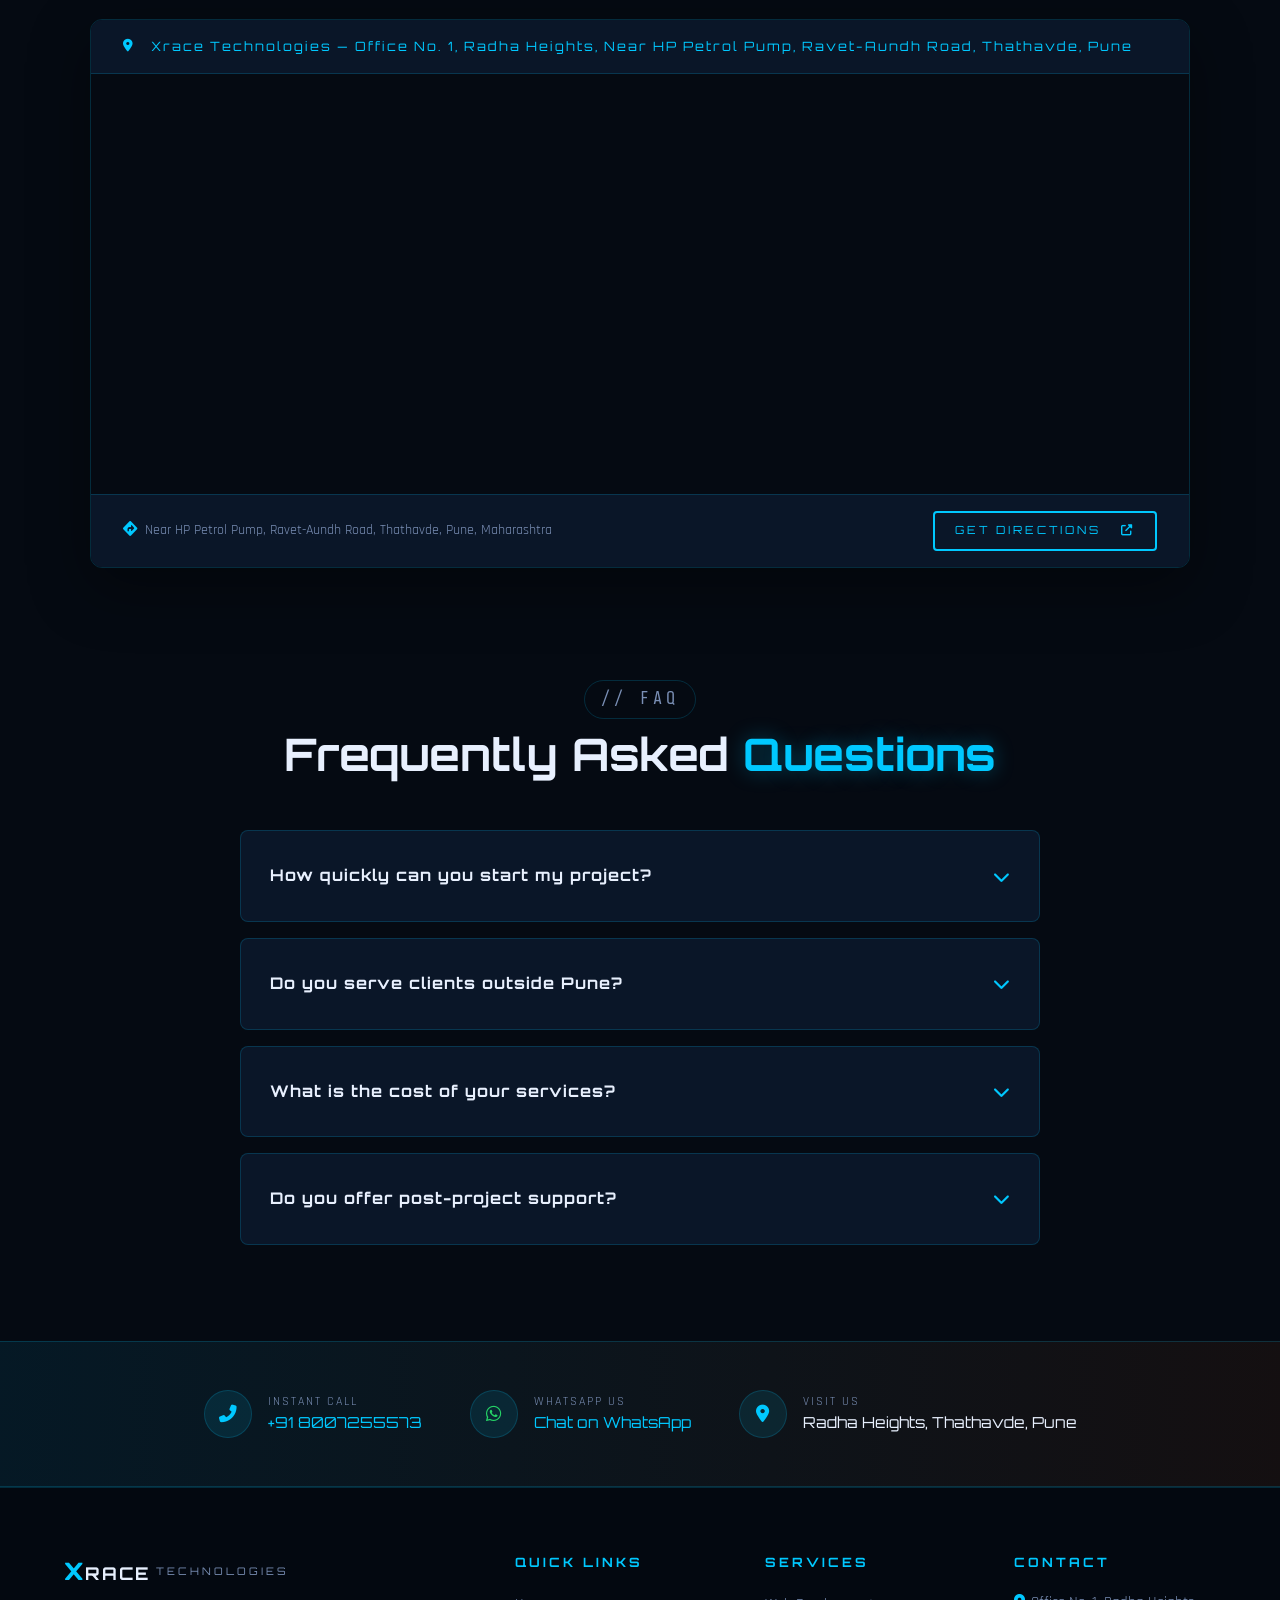
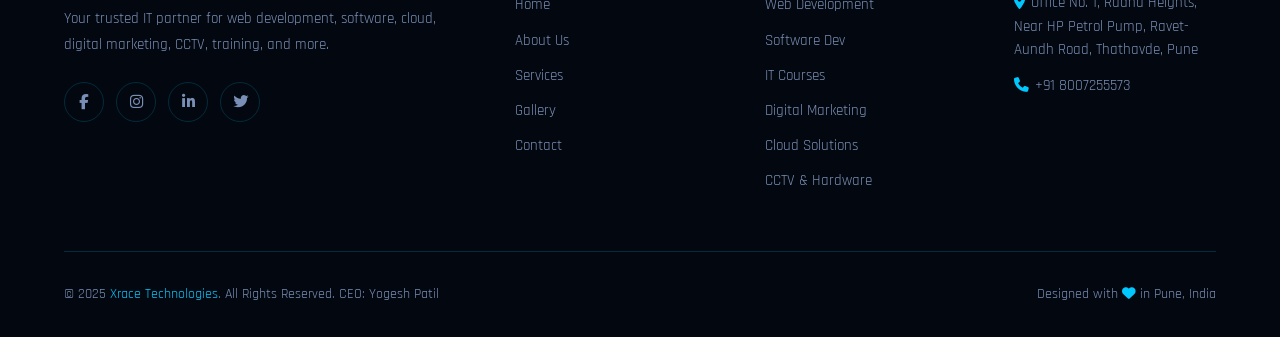
<file: contact.html>
<!DOCTYPE html>
<html lang="en">
<head>
  <meta charset="UTF-8"/>
  <meta name="viewport" content="width=device-width,initial-scale=1.0"/>
  <title>Contact Us | Xrace Technologies</title>
  <link rel="stylesheet" href="style.css"/>
  <link href="https://fonts.googleapis.com/css2?family=Orbitron:wght@400;600;700;900&family=Rajdhani:wght@300;400;500;600;700&family=Share+Tech+Mono&display=swap" rel="stylesheet"/>
  <link rel="stylesheet" href="https://cdnjs.cloudflare.com/ajax/libs/font-awesome/6.5.0/css/all.min.css"/>
  <style>
    /* Custom Contact Form (in addition to Google Form) */
    .cform { display:flex;flex-direction:column;gap:1.2rem; }
    .cform-row { display:grid;grid-template-columns:1fr 1fr;gap:1rem; }
    .cfield { display:flex;flex-direction:column;gap:0.4rem; }
    .cfield label { font-family:var(--font-head);font-size:0.72rem;letter-spacing:2px;text-transform:uppercase;color:var(--text-muted); }
    .cfield input,.cfield select,.cfield textarea {
      background:var(--bg-card2);border:1px solid var(--border);
      border-radius:var(--radius);padding:13px 16px;
      color:var(--text);font-family:var(--font-body);font-size:1rem;
      outline:none;transition:var(--transition);
    }
    .cfield input:focus,.cfield select:focus,.cfield textarea:focus {
      border-color:var(--accent);box-shadow:0 0 0 3px rgba(0,200,255,0.1);
    }
    .cfield select option { background:var(--bg-dark); }
    .cfield textarea { resize:vertical;min-height:130px; }
    .cform-submit { margin-top:0.5rem; }
    .success-msg {
      display:none;background:rgba(0,255,136,0.08);border:1px solid var(--accent3);
      border-radius:8px;padding:1.2rem;text-align:center;
      color:var(--accent3);font-family:var(--font-head);font-size:0.9rem;letter-spacing:2px;
    }

    /* Tab switcher for forms */
    .form-tabs { display:flex;gap:0.5rem;margin-bottom:0;border-bottom:1px solid var(--border); }
    .form-tab {
      font-family:var(--font-head);font-size:0.72rem;letter-spacing:2px;text-transform:uppercase;
      padding:12px 20px;background:transparent;border:none;border-bottom:2px solid transparent;
      color:var(--text-muted);cursor:pointer;transition:var(--transition);
    }
    .form-tab.active { color:var(--accent);border-bottom-color:var(--accent); }
    .form-panel { display:none;padding:1.5rem 0 0; }
    .form-panel.active { display:block; }

    @media(max-width:640px){ .cform-row{grid-template-columns:1fr;} }
  </style>
</head>
<body>

<div id="preloader">
  <div class="pre-logo"><span>X</span>RACE TECHNOLOGIES</div>
  <div class="pre-bar-wrap"><div class="pre-bar"></div></div>
  <div class="pre-text">LOADING...</div>
</div>

<nav class="navbar" id="navbar">
  <a href="index.html" class="nav-brand" style="text-decoration:none">
    <span class="logo-x">X</span><span class="logo-race">RACE</span><span class="logo-tech">TECHNOLOGIES</span>
  </a>
  <div class="nav-toggle" id="navToggle"><i class="fas fa-bars"></i></div>
  <ul class="nav-links" id="navLinks">
    <li><a href="index.html">Home</a></li>
    <li><a href="about.html">About</a></li>
    <li><a href="services.html">Services</a></li>
    <li><a href="gallery.html">Gallery</a></li>
    <li><a href="contact.html" class="active">Contact</a></li>
  </ul>
</nav>

<div class="page-hero">
  <p class="page-hero-tag">// Get In Touch</p>
  <h1>Contact <span class="accent">Us</span></h1>
  <p>Ready to start your IT journey? Reach out and our team will respond within 24 hours.</p>
  <div class="breadcrumb"><a href="index.html">Home</a><span>/</span><span>Contact</span></div>
</div>

<!-- CONTACT SECTION -->
<section>
  <div class="contact-layout">

    <!-- LEFT: Info -->
    <div class="contact-info reveal">
      <h2>Let's Start a <span class="accent">Conversation</span></h2>
      <p>Whether you need a new website, software solution, IT training, CCTV installation, or just have a question — we'd love to hear from you. Fill out the form or contact us directly.</p>

      <div class="info-cards">
        <div class="info-card">
          <div class="info-card-icon"><i class="fas fa-map-marker-alt"></i></div>
          <div>
            <div class="info-card-label">Our Office</div>
            <div class="info-card-value">Office No. 1, Radha Heights,<br/>Near HP Petrol Pump,<br/>Ravet-Aundh Road, Thathavde,<br/>Pune, Maharashtra</div>
          </div>
        </div>
        <div class="info-card">
          <div class="info-card-icon"><i class="fas fa-phone"></i></div>
          <div>
            <div class="info-card-label">Phone / WhatsApp</div>
            <div class="info-card-value"><a href="tel:8007255573">+91 8007255573</a></div>
          </div>
        </div>
        <div class="info-card">
          <div class="info-card-icon"><i class="fas fa-envelope"></i></div>
          <div>
            <div class="info-card-label">Email</div>
            <div class="info-card-value"><a href="mailto:info@xracetechnologies.com">info@xracetechnologies.com</a></div>
          </div>
        </div>
        <div class="info-card">
          <div class="info-card-icon"><i class="fas fa-clock"></i></div>
          <div>
            <div class="info-card-label">Working Hours</div>
            <div class="info-card-value">Monday – Saturday<br/>9:00 AM – 7:00 PM IST</div>
          </div>
        </div>
        <div class="info-card">
          <div class="info-card-icon"><i class="fas fa-user-tie"></i></div>
          <div>
            <div class="info-card-label">CEO / Founder</div>
            <div class="info-card-value">Yogesh Patil<br/><a href="tel:8007255573">+91 8007255573</a></div>
          </div>
        </div>
      </div>

      <div style="margin-top:1.5rem;">
        <div style="font-family:var(--font-head);font-size:0.72rem;letter-spacing:3px;text-transform:uppercase;color:var(--accent);margin-bottom:0.8rem;">Follow Us</div>
        <div style="display:flex;gap:10px;">
          <a href="#" class="social-btn" style="width:44px;height:44px;"><i class="fab fa-facebook-f"></i></a>
          <a href="#" class="social-btn" style="width:44px;height:44px;"><i class="fab fa-instagram"></i></a>
          <a href="#" class="social-btn" style="width:44px;height:44px;"><i class="fab fa-linkedin-in"></i></a>
          <a href="#" class="social-btn" style="width:44px;height:44px;"><i class="fab fa-twitter"></i></a>
          <a href="#" class="social-btn" style="width:44px;height:44px;"><i class="fab fa-youtube"></i></a>
          <a href="https://wa.me/918007255573" class="social-btn" style="width:44px;height:44px;border-color:rgba(37,211,102,0.3);color:#25d366;"><i class="fab fa-whatsapp"></i></a>
        </div>
      </div>
    </div>

    <!-- RIGHT: Forms -->
    <div class="reveal" style="transition-delay:0.15s;">

      <!-- TAB SWITCHER -->
      <div style="background:var(--bg-card);border:1px solid var(--border);border-radius:12px;overflow:hidden;">
        <div class="form-tabs" style="padding:0 1.5rem;background:var(--bg-card);">
          <button class="form-tab active" data-tab="local">Quick Enquiry</button>
          <button class="form-tab" data-tab="google">Google Form</button>
        </div>

        <!-- LOCAL FORM -->
        <div class="form-panel active" id="tab-local" style="padding:1.5rem 2rem 2rem;">
          <div id="successMsg" class="success-msg">
            <i class="fas fa-check-circle" style="font-size:1.5rem;margin-bottom:0.5rem;display:block;"></i>
            Message Sent! We'll get back to you within 24 hours.
          </div>
          <form class="cform" id="contactForm" novalidate>
            <div class="cform-row">
              <div class="cfield">
                <label>Full Name *</label>
                <input type="text" name="name" placeholder="Your name" required/>
              </div>
              <div class="cfield">
                <label>Phone Number *</label>
                <input type="tel" name="phone" placeholder="+91 XXXXX XXXXX" required/>
              </div>
            </div>
            <div class="cfield">
              <label>Email Address *</label>
              <input type="email" name="email" placeholder="your@email.com" required/>
            </div>
            <div class="cfield">
              <label>Service Interested In</label>
              <select name="service">
                <option value="">— Select a Service —</option>
                <option>Website Development</option>
                <option>Software Development</option>
                <option>IT Courses / Training</option>
                <option>Digital Marketing</option>
                <option>Cloud Based Solutions</option>
                <option>Helpdesk Support Service</option>
                <option>IT Staffing Services</option>
                <option>CCTV &amp; Computer Hardware</option>
                <option>Multiple Services</option>
                <option>Other / General Enquiry</option>
              </select>
            </div>
            <div class="cfield">
              <label>Your Message *</label>
              <textarea name="message" placeholder="Tell us about your project or requirement..." required></textarea>
            </div>
            <div class="cform-submit">
              <button type="submit" class="btn-secondary" style="width:100%;justify-content:center;">
                Send Message &nbsp;<i class="fas fa-paper-plane"></i>
              </button>
            </div>
          </form>
        </div>

        <!-- GOOGLE FORM -->
        <div class="form-panel" id="tab-google" style="padding:0;">
          <div class="gform-header"><i class="fab fa-google" style="margin-right:8px;"></i> Google Form — Xrace Technologies Enquiry</div>
          <!-- 
            INSTRUCTIONS: Replace the src URL below with your actual Google Form embed link.
            In Google Forms: Click Send → Embed (</>) → Copy the iframe src URL
            Example: https://docs.google.com/forms/d/e/YOUR_FORM_ID/viewform?embedded=true
          -->
          <iframe
            src="https://docs.google.com/forms/d/e/1FAIpQLSf_placeholder_replace_with_your_form_id/viewform?embedded=true"
            width="100%"
            height="680"
            frameborder="0"
            marginheight="0"
            marginwidth="0"
            style="display:block;background:transparent;"
            title="Xrace Technologies Contact Form">
            <!-- Fallback if iframe blocked -->
            <div style="padding:3rem;text-align:center;color:var(--text-muted);">
              <i class="fab fa-google" style="font-size:3rem;color:var(--accent);display:block;margin-bottom:1rem;"></i>
              <p style="margin-bottom:1rem;">Unable to load the Google Form here.</p>
              <a href="https://docs.google.com/forms/d/e/1FAIpQLSf_placeholder/viewform" target="_blank" class="btn-primary">Open Google Form &nbsp;<i class="fas fa-external-link-alt"></i></a>
            </div>
          </iframe>
          <div style="padding:1rem 2rem;background:var(--bg-card);border-top:1px solid var(--border);font-size:0.82rem;color:var(--text-muted);text-align:center;">
            <i class="fas fa-info-circle" style="color:var(--accent);margin-right:6px;"></i>
            To replace with your actual Google Form: Go to Google Forms → Send → Embed → copy the URL into this page's source code.
          </div>
        </div>
      </div>

    </div>
  </div>
</section>

<!-- MAP SECTION -->
<div class="map-section">
  <div class="section-header reveal" style="margin-bottom:2rem;">
    <p class="section-tag">// Find Us</p>
    <h2>Our <span class="accent">Location</span></h2>
  </div>
  <div class="map-wrap reveal" style="transition-delay:.2s">
    <div class="map-header">
      <i class="fas fa-map-marker-alt"></i>
      <span>Xrace Technologies — Office No. 1, Radha Heights, Near HP Petrol Pump, Ravet-Aundh Road, Thathavde, Pune</span>
    </div>
    <!-- Google Maps embed for the address -->
    <iframe
      src="https://www.google.com/maps/embed?pb=!1m18!1m12!1m3!1d3781.0!2d73.7667!3d18.6200!2m3!1f0!2f0!3f0!3m2!1i1024!2i768!4f13.1!3m3!1m2!1s0x0%3A0x0!2zMTjCsDM3JzEyLjAiTiA3M8KwNDYnMDAuMCJF!5e0!3m2!1sen!2sin!4v1234567890"
      width="100%"
      height="420"
      style="border:0;display:block;"
      allowfullscreen=""
      loading="lazy"
      referrerpolicy="no-referrer-when-downgrade"
      title="Xrace Technologies Location">
    </iframe>
    <!-- Direct Google Maps link -->
    <div style="background:var(--bg-card);border-top:1px solid var(--border);padding:1rem 2rem;display:flex;align-items:center;justify-content:space-between;flex-wrap:wrap;gap:1rem;">
      <span style="color:var(--text-muted);font-size:0.9rem;"><i class="fas fa-directions" style="color:var(--accent);margin-right:8px;"></i>Near HP Petrol Pump, Ravet-Aundh Road, Thathavde, Pune, Maharashtra</span>
      <a href="https://maps.google.com/?q=Ravet+Aundh+Road+Thathavde+Pune" target="_blank" class="btn-primary" style="padding:9px 20px;font-size:0.7rem;">
        Get Directions &nbsp;<i class="fas fa-external-link-alt"></i>
      </a>
    </div>
  </div>
</div>

<!-- FAQ -->
<section style="padding:0 4rem 6rem;">
  <div class="section-header reveal" style="margin-bottom:2.5rem;">
    <p class="section-tag">// FAQ</p>
    <h2>Frequently Asked <span class="accent">Questions</span></h2>
  </div>
  <div style="max-width:800px;margin:0 auto;display:flex;flex-direction:column;gap:1rem;">
    <div class="service-card reveal faq-item" style="cursor:pointer;">
      <div style="display:flex;justify-content:space-between;align-items:center;" onclick="this.parentElement.classList.toggle('open')">
        <h3 style="font-size:1rem;margin:0;">How quickly can you start my project?</h3>
        <i class="fas fa-chevron-down" style="color:var(--accent);transition:var(--transition);"></i>
      </div>
      <p style="margin:0;max-height:0;overflow:hidden;transition:max-height 0.4s ease;color:var(--text-muted);">We can typically begin a new project within 3-5 business days of signing an agreement. For urgent projects, we offer expedited timelines — just contact us to discuss your needs.</p>
    </div>
    <div class="service-card reveal faq-item" style="cursor:pointer;transition-delay:.1s">
      <div style="display:flex;justify-content:space-between;align-items:center;" onclick="this.parentElement.classList.toggle('open')">
        <h3 style="font-size:1rem;margin:0;">Do you serve clients outside Pune?</h3>
        <i class="fas fa-chevron-down" style="color:var(--accent);transition:var(--transition);"></i>
      </div>
      <p style="margin:0;max-height:0;overflow:hidden;transition:max-height 0.4s ease;color:var(--text-muted);">Absolutely! While we're based in Pune, we serve clients across India and internationally. Most of our services — web development, software, cloud, digital marketing, training — can be delivered remotely.</p>
    </div>
    <div class="service-card reveal faq-item" style="cursor:pointer;transition-delay:.2s">
      <div style="display:flex;justify-content:space-between;align-items:center;" onclick="this.parentElement.classList.toggle('open')">
        <h3 style="font-size:1rem;margin:0;">What is the cost of your services?</h3>
        <i class="fas fa-chevron-down" style="color:var(--accent);transition:var(--transition);"></i>
      </div>
      <p style="margin:0;max-height:0;overflow:hidden;transition:max-height 0.4s ease;color:var(--text-muted);">Our pricing varies by service scope and complexity. We offer competitive, transparent pricing with no hidden fees. Contact us for a free consultation and customized quote for your specific requirements.</p>
    </div>
    <div class="service-card reveal faq-item" style="cursor:pointer;transition-delay:.3s">
      <div style="display:flex;justify-content:space-between;align-items:center;" onclick="this.parentElement.classList.toggle('open')">
        <h3 style="font-size:1rem;margin:0;">Do you offer post-project support?</h3>
        <i class="fas fa-chevron-down" style="color:var(--accent);transition:var(--transition);"></i>
      </div>
      <p style="margin:0;max-height:0;overflow:hidden;transition:max-height 0.4s ease;color:var(--text-muted);">Yes! We offer Annual Maintenance Contracts (AMC), ongoing support packages, and dedicated helpdesk services. We believe in long-term relationships and are committed to supporting your business beyond project delivery.</p>
    </div>
  </div>
</section>

<div class="contact-strip reveal">
  <div class="strip-item"><div class="strip-icon"><i class="fas fa-phone-alt"></i></div><div><div class="strip-label">Instant Call</div><div class="strip-value"><a href="tel:8007255573">+91 8007255573</a></div></div></div>
  <div class="strip-item"><div class="strip-icon"><i class="fab fa-whatsapp" style="color:#25d366;"></i></div><div><div class="strip-label">WhatsApp Us</div><div class="strip-value"><a href="https://wa.me/918007255573" target="_blank">Chat on WhatsApp</a></div></div></div>
  <div class="strip-item"><div class="strip-icon"><i class="fas fa-map-marker-alt"></i></div><div><div class="strip-label">Visit Us</div><div class="strip-value">Radha Heights, Thathavde, Pune</div></div></div>
</div>

<footer>
  <div class="footer-grid">
    <div class="footer-brand">
      <div class="nav-brand" style="margin-bottom:1rem;display:flex;"><span class="logo-x">X</span><span class="logo-race">RACE</span><span class="logo-tech">TECHNOLOGIES</span></div>
      <p>Your trusted IT partner for web development, software, cloud, digital marketing, CCTV, training, and more.</p>
      <div class="footer-social">
        <a href="#" class="social-btn"><i class="fab fa-facebook-f"></i></a>
        <a href="#" class="social-btn"><i class="fab fa-instagram"></i></a>
        <a href="#" class="social-btn"><i class="fab fa-linkedin-in"></i></a>
        <a href="#" class="social-btn"><i class="fab fa-twitter"></i></a>
      </div>
    </div>
    <div class="footer-col"><h4>Quick Links</h4><ul><li><a href="index.html">Home</a></li><li><a href="about.html">About Us</a></li><li><a href="services.html">Services</a></li><li><a href="gallery.html">Gallery</a></li><li><a href="contact.html">Contact</a></li></ul></div>
    <div class="footer-col"><h4>Services</h4><ul><li><a href="services.html">Web Development</a></li><li><a href="services.html">Software Dev</a></li><li><a href="services.html">IT Courses</a></li><li><a href="services.html">Digital Marketing</a></li><li><a href="services.html">Cloud Solutions</a></li><li><a href="services.html">CCTV &amp; Hardware</a></li></ul></div>
    <div class="footer-col"><h4>Contact</h4><ul><li style="color:var(--text-muted);font-size:.92rem;margin-bottom:.6rem;"><i class="fas fa-map-marker-alt" style="color:var(--accent);margin-right:6px;"></i>Office No. 1, Radha Heights, Near HP Petrol Pump, Ravet-Aundh Road, Thathavde, Pune</li><li><a href="tel:8007255573" style="color:var(--text-muted);text-decoration:none;font-size:.92rem;"><i class="fas fa-phone" style="color:var(--accent);margin-right:6px;"></i>+91 8007255573</a></li></ul></div>
  </div>
  <div class="footer-bottom">
    <div>© 2025 <span>Xrace Technologies</span>. All Rights Reserved. CEO: Yogesh Patil</div>
    <div>Designed with <i class="fas fa-heart" style="color:var(--accent);"></i> in Pune, India</div>
  </div>
</footer>

<script src="main.js"></script>
<script>
// Tab switcher
document.querySelectorAll('.form-tab').forEach(tab => {
  tab.addEventListener('click', () => {
    document.querySelectorAll('.form-tab').forEach(t => t.classList.remove('active'));
    document.querySelectorAll('.form-panel').forEach(p => p.classList.remove('active'));
    tab.classList.add('active');
    document.getElementById('tab-' + tab.dataset.tab).classList.add('active');
  });
});

// Contact form
document.getElementById('contactForm').addEventListener('submit', function(e) {
  e.preventDefault();
  const btn = this.querySelector('button[type="submit"]');
  btn.innerHTML = '<i class="fas fa-spinner fa-spin"></i>&nbsp; Sending...';
  btn.disabled = true;
  setTimeout(() => {
    document.getElementById('successMsg').style.display = 'block';
    this.reset();
    btn.innerHTML = 'Send Message &nbsp;<i class="fas fa-paper-plane"></i>';
    btn.disabled = false;
    setTimeout(() => { document.getElementById('successMsg').style.display = 'none'; }, 5000);
  }, 1500);
});

// FAQ accordion
document.querySelectorAll('.faq-item').forEach(item => {
  const p = item.querySelector('p');
  const icon = item.querySelector('.fa-chevron-down');
  item.querySelector('div').addEventListener('click', () => {
    const isOpen = item.classList.contains('open');
    document.querySelectorAll('.faq-item').forEach(fi => {
      fi.classList.remove('open');
      fi.querySelector('p').style.maxHeight = '0';
      fi.querySelector('.fa-chevron-down').style.transform = 'rotate(0)';
    });
    if (!isOpen) {
      item.classList.add('open');
      p.style.maxHeight = '200px';
      p.style.marginTop = '1rem';
      icon.style.transform = 'rotate(180deg)';
    }
  });
});
</script>
</body>
</html>
</file>
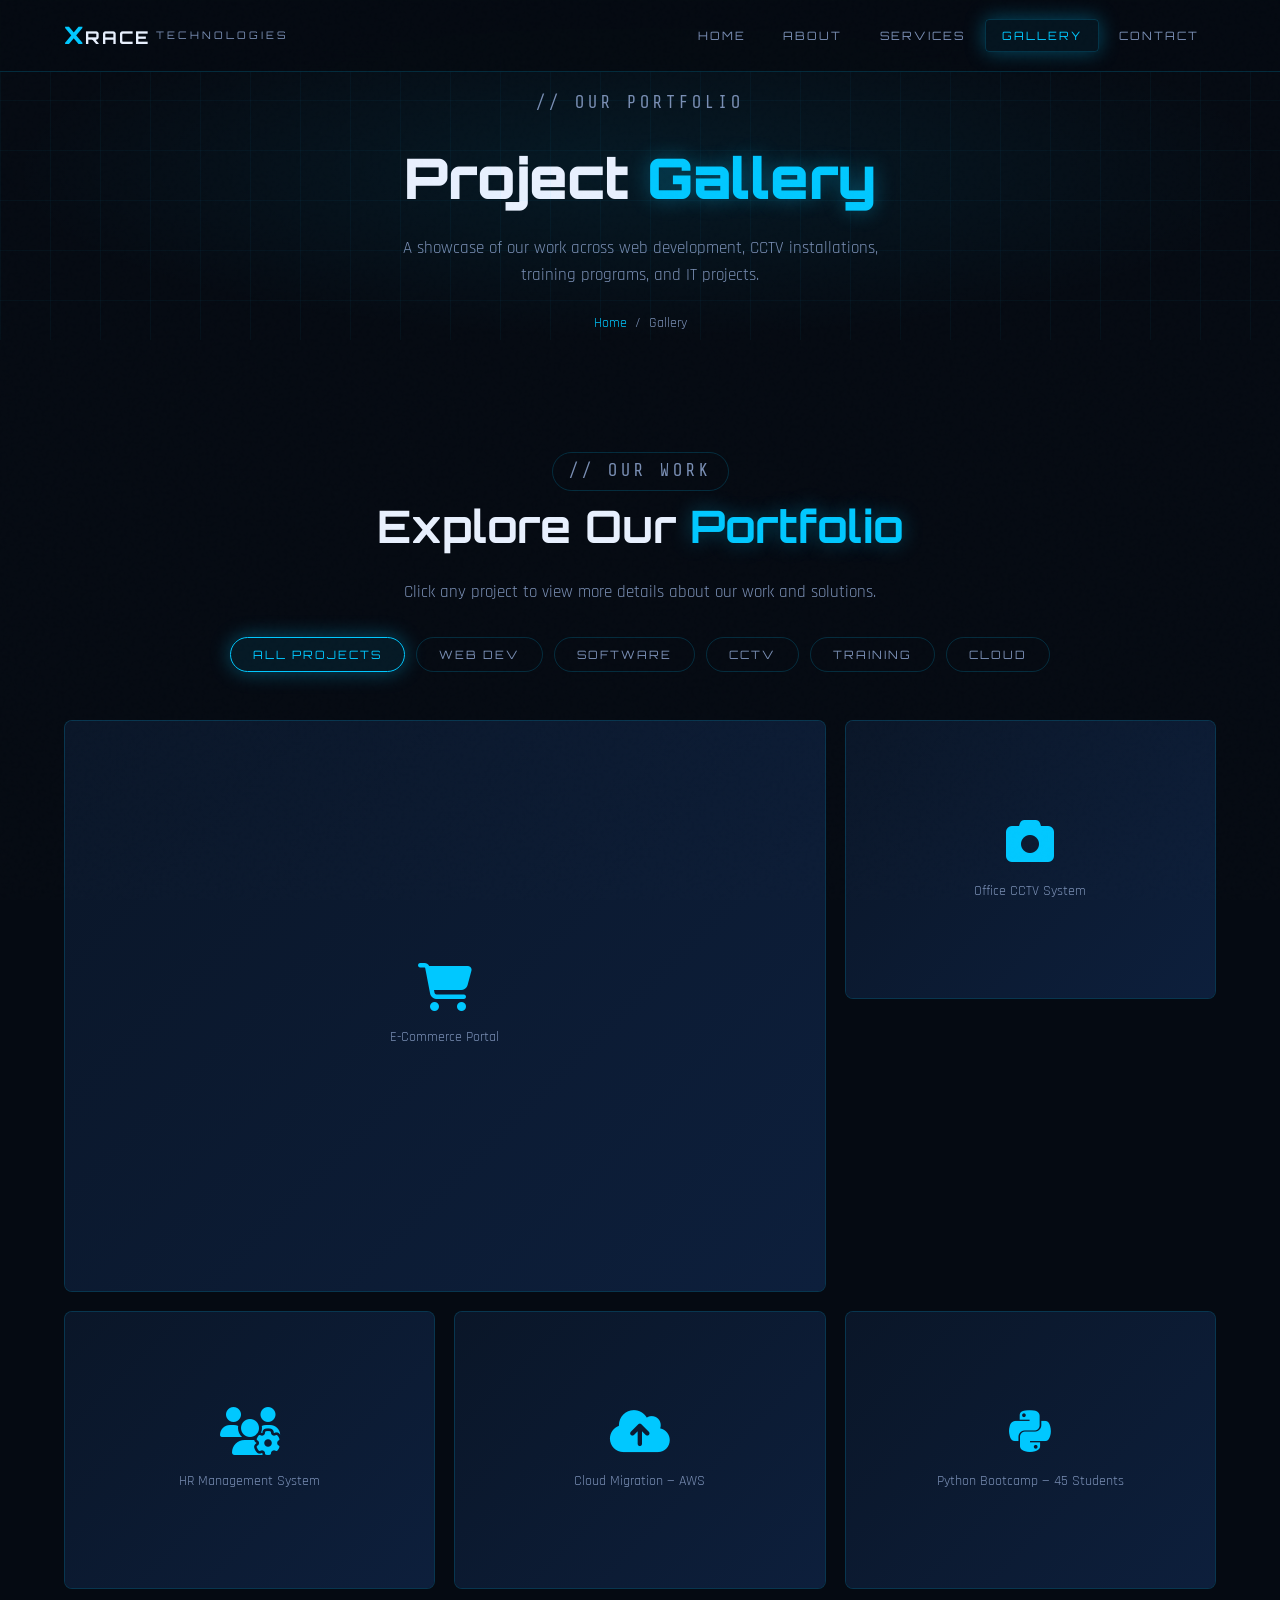
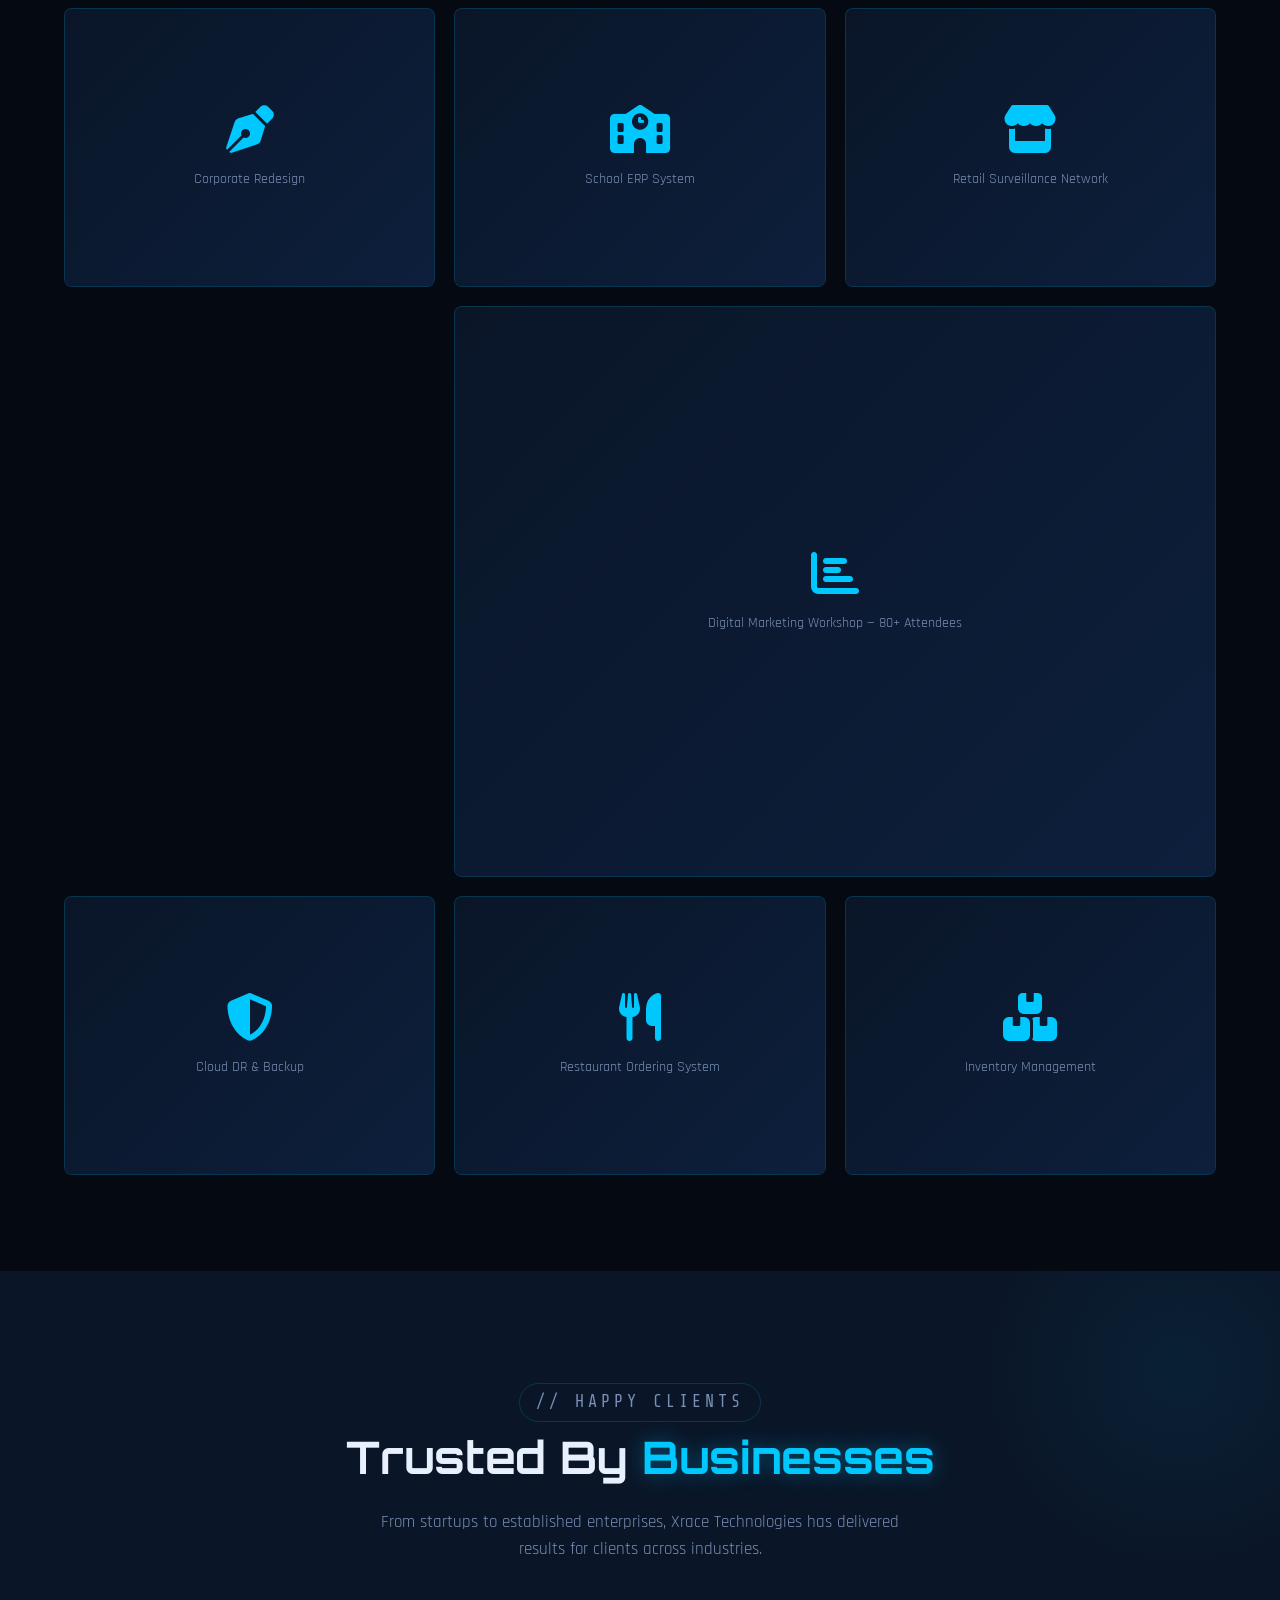
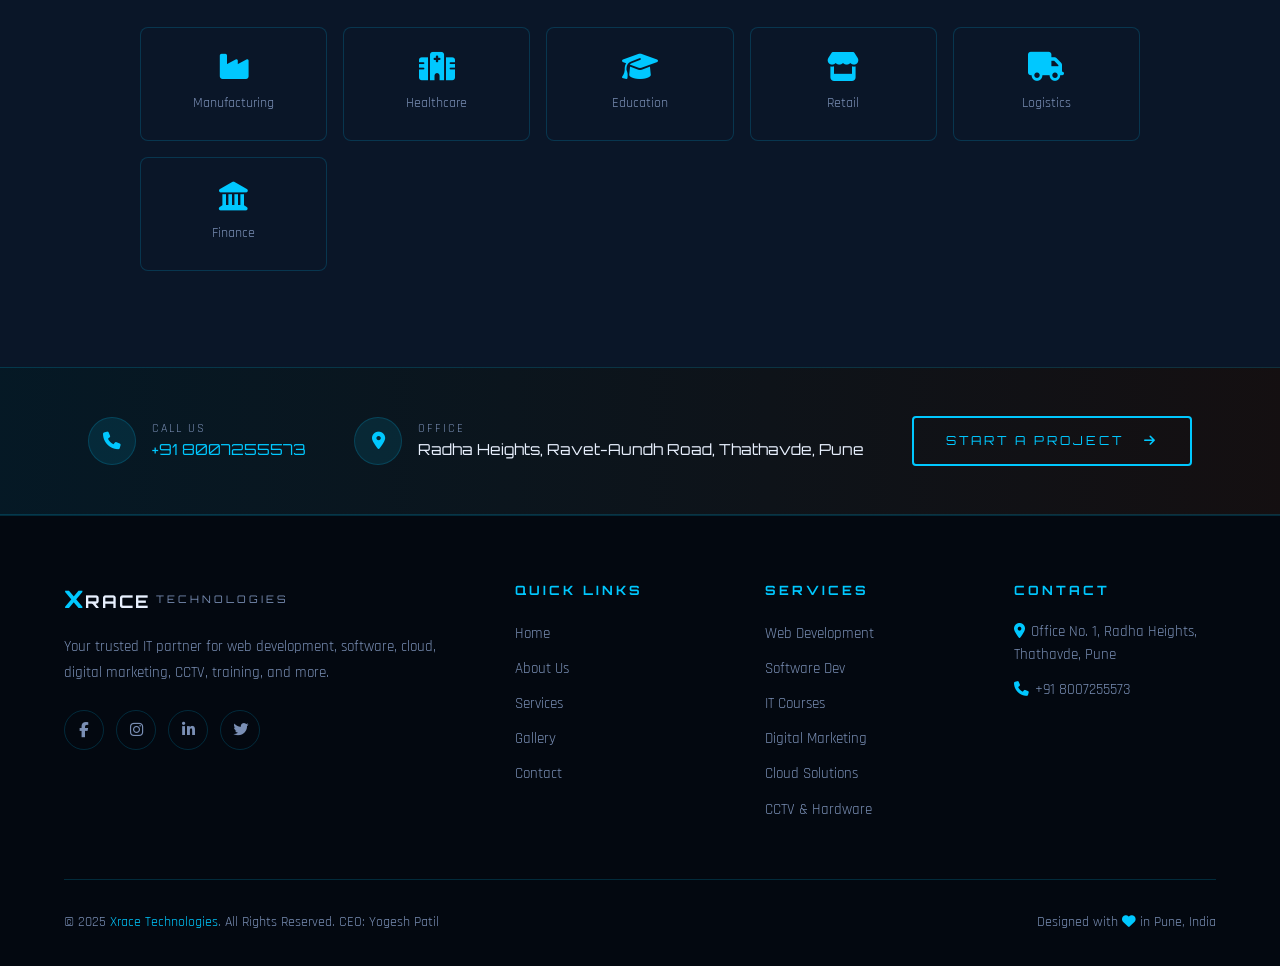
<file: gallery.html>
<!DOCTYPE html>
<html lang="en">
<head>
  <meta charset="UTF-8"/>
  <meta name="viewport" content="width=device-width,initial-scale=1.0"/>
  <title>Gallery | Xrace Technologies</title>
  <link rel="stylesheet" href="style.css"/>
  <link href="https://fonts.googleapis.com/css2?family=Orbitron:wght@400;600;700;900&family=Rajdhani:wght@300;400;500;600;700&family=Share+Tech+Mono&display=swap" rel="stylesheet"/>
  <link rel="stylesheet" href="https://cdnjs.cloudflare.com/ajax/libs/font-awesome/6.5.0/css/all.min.css"/>
  <style>
    .filter-bar { display:flex;gap:0.7rem;justify-content:center;flex-wrap:wrap;margin-bottom:3rem; }
    .filter-btn {
      font-family:var(--font-head);font-size:0.72rem;letter-spacing:2px;text-transform:uppercase;
      padding:9px 22px;border:1px solid var(--border);border-radius:20px;background:transparent;
      color:var(--text-muted);cursor:pointer;transition:var(--transition);
    }
    .filter-btn:hover,.filter-btn.active{ border-color:var(--accent);color:var(--accent);background:rgba(0,200,255,0.08);box-shadow:var(--glow); }

    /* Lightbox */
    #lightbox {
      position:fixed;inset:0;z-index:9000;background:rgba(3,8,16,0.96);
      display:none;align-items:center;justify-content:center;
      backdrop-filter:blur(10px);
    }
    #lightbox.open { display:flex; }
    .lb-content {
      background:var(--bg-card);border:1px solid var(--border);border-radius:12px;
      max-width:700px;width:90%;padding:2.5rem;text-align:center;position:relative;
      animation:fadeUp 0.3s ease;
    }
    .lb-close {
      position:absolute;top:1rem;right:1rem;width:36px;height:36px;border-radius:50%;
      background:rgba(0,200,255,0.1);border:1px solid var(--border);
      color:var(--text-muted);cursor:pointer;font-size:1rem;display:flex;align-items:center;justify-content:center;
      transition:var(--transition);
    }
    .lb-close:hover{color:var(--accent);border-color:var(--accent);}
    .lb-icon { font-size:5rem;color:var(--accent);margin-bottom:1rem; }
    .lb-title { font-family:var(--font-head);font-size:1.2rem;color:var(--text);margin-bottom:0.5rem; }
    .lb-desc { color:var(--text-muted);line-height:1.7; }
    .lb-tag { display:inline-block;background:rgba(0,200,255,0.08);border:1px solid var(--border);color:var(--accent);font-size:0.72rem;padding:3px 12px;border-radius:20px;margin:1rem 0 0;font-family:var(--font-mono); }

    .gallery-grid { gap:1.2rem; }
    .gallery-item { cursor:pointer; }
  </style>
</head>
<body>

<div id="preloader">
  <div class="pre-logo"><span>X</span>RACE TECHNOLOGIES</div>
  <div class="pre-bar-wrap"><div class="pre-bar"></div></div>
  <div class="pre-text">LOADING...</div>
</div>

<nav class="navbar" id="navbar">
  <a href="index.html" class="nav-brand" style="text-decoration:none">
    <span class="logo-x">X</span><span class="logo-race">RACE</span><span class="logo-tech">TECHNOLOGIES</span>
  </a>
  <div class="nav-toggle" id="navToggle"><i class="fas fa-bars"></i></div>
  <ul class="nav-links" id="navLinks">
    <li><a href="index.html">Home</a></li>
    <li><a href="about.html">About</a></li>
    <li><a href="services.html">Services</a></li>
    <li><a href="gallery.html" class="active">Gallery</a></li>
    <li><a href="contact.html">Contact</a></li>
  </ul>
</nav>

<div class="page-hero">
  <p class="page-hero-tag">// Our Portfolio</p>
  <h1>Project <span class="accent">Gallery</span></h1>
  <p>A showcase of our work across web development, CCTV installations, training programs, and IT projects.</p>
  <div class="breadcrumb"><a href="index.html">Home</a><span>/</span><span>Gallery</span></div>
</div>

<!-- GALLERY -->
<section>
  <div class="section-header reveal" style="margin-bottom:2rem;">
    <p class="section-tag">// Our Work</p>
    <h2>Explore Our <span class="accent">Portfolio</span></h2>
    <p>Click any project to view more details about our work and solutions.</p>
  </div>

  <div class="filter-bar reveal">
    <button class="filter-btn active" data-filter="all">All Projects</button>
    <button class="filter-btn" data-filter="web">Web Dev</button>
    <button class="filter-btn" data-filter="software">Software</button>
    <button class="filter-btn" data-filter="cctv">CCTV</button>
    <button class="filter-btn" data-filter="training">Training</button>
    <button class="filter-btn" data-filter="cloud">Cloud</button>
  </div>

  <div class="gallery-grid reveal">

    <div class="gallery-item wide" data-filter="web" data-title="E-Commerce Portal" data-desc="A full-featured e-commerce platform built for a Pune-based retailer. Includes product management, payment gateway integration, order tracking, and admin dashboard." data-icon="fas fa-shopping-cart" data-tag="Web Development">
      <div class="gallery-thumb">
        <i class="fas fa-shopping-cart"></i>
        <p>E-Commerce Portal</p>
      </div>
      <div class="gallery-overlay"><span>E-Commerce Portal → Web Development</span></div>
    </div>

    <div class="gallery-item" data-filter="cctv" data-title="Office CCTV Installation" data-desc="32-camera IP CCTV system installed across a 3-floor commercial complex in Pune. Includes NVR, remote viewing, motion alerts, and night vision coverage." data-icon="fas fa-camera" data-tag="CCTV Solutions">
      <div class="gallery-thumb">
        <i class="fas fa-camera"></i>
        <p>Office CCTV System</p>
      </div>
      <div class="gallery-overlay"><span>CCTV Installation → Security</span></div>
    </div>

    <div class="gallery-item" data-filter="software" data-title="HR Management System" data-desc="Custom HR software solution with employee onboarding, attendance tracking, payroll processing, leave management, and performance reviews built for an SME." data-icon="fas fa-users-cog" data-tag="Software Development">
      <div class="gallery-thumb">
        <i class="fas fa-users-cog"></i>
        <p>HR Management System</p>
      </div>
      <div class="gallery-overlay"><span>HR Software → Custom Development</span></div>
    </div>

    <div class="gallery-item" data-filter="cloud" data-title="Cloud Migration Project" data-desc="Migrated a mid-size manufacturing company's entire IT infrastructure to AWS. Included data migration, security setup, cost optimization, and 99.9% uptime SLA." data-icon="fas fa-cloud-upload-alt" data-tag="Cloud Solutions">
      <div class="gallery-thumb">
        <i class="fas fa-cloud-upload-alt"></i>
        <p>Cloud Migration — AWS</p>
      </div>
      <div class="gallery-overlay"><span>Cloud Migration → AWS</span></div>
    </div>

    <div class="gallery-item" data-filter="training" data-title="Python Programming Batch" data-desc="Successfully completed a 60-day Python programming bootcamp with 45 students. Covered fundamentals to advanced topics including web scraping, data analysis, and API development." data-icon="fab fa-python" data-tag="IT Training">
      <div class="gallery-thumb">
        <i class="fab fa-python"></i>
        <p>Python Bootcamp — 45 Students</p>
      </div>
      <div class="gallery-overlay"><span>IT Training → Python Batch</span></div>
    </div>

    <div class="gallery-item tall" data-filter="web" data-title="Corporate Website Redesign" data-desc="Complete brand and website overhaul for a logistics company. New identity, modern UI, CMS integration, multi-language support, and improved SEO performance." data-icon="fas fa-pen-nib" data-tag="Web Development">
      <div class="gallery-thumb" style="flex-direction:column;justify-content:center;">
        <i class="fas fa-pen-nib"></i>
        <p>Corporate Redesign</p>
      </div>
      <div class="gallery-overlay"><span>Website Redesign → Corporate</span></div>
    </div>

    <div class="gallery-item" data-filter="software" data-title="School ERP System" data-desc="Comprehensive school management ERP including student enrollment, fee collection, timetable, attendance, exam management, parent portal and mobile notifications." data-icon="fas fa-school" data-tag="Software Development">
      <div class="gallery-thumb">
        <i class="fas fa-school"></i>
        <p>School ERP System</p>
      </div>
      <div class="gallery-overlay"><span>ERP System → Education</span></div>
    </div>

    <div class="gallery-item" data-filter="cctv" data-title="Retail Store Surveillance" data-desc="End-to-end CCTV solution for a chain of 5 retail stores including centralized monitoring, analytics dashboards, theft prevention cameras, and 30-day recording retention." data-icon="fas fa-store" data-tag="CCTV Solutions">
      <div class="gallery-thumb">
        <i class="fas fa-store"></i>
        <p>Retail Surveillance Network</p>
      </div>
      <div class="gallery-overlay"><span>Retail CCTV → Multi-Store</span></div>
    </div>

    <div class="gallery-item wide" data-filter="training" data-title="Digital Marketing Workshop" data-desc="Two-day intensive digital marketing workshop attended by 80+ marketing professionals. Covered Google Ads, Meta Ads, SEO, content strategy, and analytics." data-icon="fas fa-chart-bar" data-tag="IT Training">
      <div class="gallery-thumb">
        <i class="fas fa-chart-bar"></i>
        <p>Digital Marketing Workshop — 80+ Attendees</p>
      </div>
      <div class="gallery-overlay"><span>Marketing Workshop → Training Event</span></div>
    </div>

    <div class="gallery-item" data-filter="cloud" data-title="Cloud Backup Solution" data-desc="Implemented automated cloud backup and disaster recovery system for a financial services firm. Zero data loss guarantee with 4-hour recovery time objective." data-icon="fas fa-shield-alt" data-tag="Cloud Solutions">
      <div class="gallery-thumb">
        <i class="fas fa-shield-alt"></i>
        <p>Cloud DR &amp; Backup</p>
      </div>
      <div class="gallery-overlay"><span>Cloud Backup → Disaster Recovery</span></div>
    </div>

    <div class="gallery-item" data-filter="web" data-title="Restaurant Ordering App" data-desc="Web and mobile ordering system for a restaurant group with table QR codes, digital menu, kitchen display system, and POS integration." data-icon="fas fa-utensils" data-tag="Web Development">
      <div class="gallery-thumb">
        <i class="fas fa-utensils"></i>
        <p>Restaurant Ordering System</p>
      </div>
      <div class="gallery-overlay"><span>Restaurant App → Full Stack</span></div>
    </div>

    <div class="gallery-item" data-filter="software" data-title="Inventory Management" data-desc="Real-time inventory management system with barcode scanning, auto reorder triggers, supplier management, and reporting for a wholesale distributor." data-icon="fas fa-boxes" data-tag="Software Development">
      <div class="gallery-thumb">
        <i class="fas fa-boxes"></i>
        <p>Inventory Management</p>
      </div>
      <div class="gallery-overlay"><span>Inventory System → Wholesale</span></div>
    </div>

  </div>
</section>

<!-- LIGHTBOX -->
<div id="lightbox">
  <div class="lb-content">
    <button class="lb-close" id="lbClose"><i class="fas fa-times"></i></button>
    <div class="lb-icon" id="lbIcon"></div>
    <div class="lb-title" id="lbTitle"></div>
    <div class="lb-desc" id="lbDesc"></div>
    <div class="lb-tag" id="lbTag"></div>
    <div style="margin-top:1.5rem;">
      <a href="contact.html" class="btn-primary" style="margin-top:0;">Enquire About This Service &nbsp;<i class="fas fa-arrow-right"></i></a>
    </div>
  </div>
</div>

<!-- CLIENTS -->
<section class="features-section">
  <div class="section-header reveal">
    <p class="section-tag">// Happy Clients</p>
    <h2>Trusted By <span class="accent">Businesses</span></h2>
    <p>From startups to established enterprises, Xrace Technologies has delivered results for clients across industries.</p>
  </div>
  <div style="display:grid;grid-template-columns:repeat(auto-fit,minmax(160px,1fr));gap:1rem;max-width:1000px;margin:0 auto;">
    <div class="service-card reveal" style="text-align:center;padding:1.5rem 1rem;"><i class="fas fa-industry" style="font-size:1.8rem;color:var(--accent);display:block;margin-bottom:0.5rem;"></i><span style="font-size:0.85rem;color:var(--text-muted);">Manufacturing</span></div>
    <div class="service-card reveal" style="text-align:center;padding:1.5rem 1rem;transition-delay:.05s"><i class="fas fa-hospital" style="font-size:1.8rem;color:var(--accent);display:block;margin-bottom:0.5rem;"></i><span style="font-size:0.85rem;color:var(--text-muted);">Healthcare</span></div>
    <div class="service-card reveal" style="text-align:center;padding:1.5rem 1rem;transition-delay:.1s"><i class="fas fa-graduation-cap" style="font-size:1.8rem;color:var(--accent);display:block;margin-bottom:0.5rem;"></i><span style="font-size:0.85rem;color:var(--text-muted);">Education</span></div>
    <div class="service-card reveal" style="text-align:center;padding:1.5rem 1rem;transition-delay:.15s"><i class="fas fa-store" style="font-size:1.8rem;color:var(--accent);display:block;margin-bottom:0.5rem;"></i><span style="font-size:0.85rem;color:var(--text-muted);">Retail</span></div>
    <div class="service-card reveal" style="text-align:center;padding:1.5rem 1rem;transition-delay:.2s"><i class="fas fa-truck" style="font-size:1.8rem;color:var(--accent);display:block;margin-bottom:0.5rem;"></i><span style="font-size:0.85rem;color:var(--text-muted);">Logistics</span></div>
    <div class="service-card reveal" style="text-align:center;padding:1.5rem 1rem;transition-delay:.25s"><i class="fas fa-landmark" style="font-size:1.8rem;color:var(--accent);display:block;margin-bottom:0.5rem;"></i><span style="font-size:0.85rem;color:var(--text-muted);">Finance</span></div>
  </div>
</section>

<div class="contact-strip reveal">
  <div class="strip-item"><div class="strip-icon"><i class="fas fa-phone"></i></div><div><div class="strip-label">Call Us</div><div class="strip-value"><a href="tel:8007255573">+91 8007255573</a></div></div></div>
  <div class="strip-item"><div class="strip-icon"><i class="fas fa-map-marker-alt"></i></div><div><div class="strip-label">Office</div><div class="strip-value">Radha Heights, Ravet-Aundh Road, Thathavde, Pune</div></div></div>
  <div class="strip-item"><a href="contact.html" class="btn-primary">Start a Project &nbsp;<i class="fas fa-arrow-right"></i></a></div>
</div>

<footer>
  <div class="footer-grid">
    <div class="footer-brand">
      <div class="nav-brand" style="margin-bottom:1rem;display:flex;"><span class="logo-x">X</span><span class="logo-race">RACE</span><span class="logo-tech">TECHNOLOGIES</span></div>
      <p>Your trusted IT partner for web development, software, cloud, digital marketing, CCTV, training, and more.</p>
      <div class="footer-social">
        <a href="#" class="social-btn"><i class="fab fa-facebook-f"></i></a>
        <a href="#" class="social-btn"><i class="fab fa-instagram"></i></a>
        <a href="#" class="social-btn"><i class="fab fa-linkedin-in"></i></a>
        <a href="#" class="social-btn"><i class="fab fa-twitter"></i></a>
      </div>
    </div>
    <div class="footer-col"><h4>Quick Links</h4><ul><li><a href="index.html">Home</a></li><li><a href="about.html">About Us</a></li><li><a href="services.html">Services</a></li><li><a href="gallery.html">Gallery</a></li><li><a href="contact.html">Contact</a></li></ul></div>
    <div class="footer-col"><h4>Services</h4><ul><li><a href="services.html">Web Development</a></li><li><a href="services.html">Software Dev</a></li><li><a href="services.html">IT Courses</a></li><li><a href="services.html">Digital Marketing</a></li><li><a href="services.html">Cloud Solutions</a></li><li><a href="services.html">CCTV &amp; Hardware</a></li></ul></div>
    <div class="footer-col"><h4>Contact</h4><ul><li style="color:var(--text-muted);font-size:.92rem;margin-bottom:.6rem;"><i class="fas fa-map-marker-alt" style="color:var(--accent);margin-right:6px;"></i>Office No. 1, Radha Heights, Thathavde, Pune</li><li><a href="tel:8007255573" style="color:var(--text-muted);text-decoration:none;font-size:.92rem;"><i class="fas fa-phone" style="color:var(--accent);margin-right:6px;"></i>+91 8007255573</a></li></ul></div>
  </div>
  <div class="footer-bottom">
    <div>© 2025 <span>Xrace Technologies</span>. All Rights Reserved. CEO: Yogesh Patil</div>
    <div>Designed with <i class="fas fa-heart" style="color:var(--accent);"></i> in Pune, India</div>
  </div>
</footer>

<script src="main.js"></script>
<script>
// Filter
const filterBtns = document.querySelectorAll('.filter-btn');
const galleryItems = document.querySelectorAll('.gallery-item');
filterBtns.forEach(btn => {
  btn.addEventListener('click', () => {
    filterBtns.forEach(b => b.classList.remove('active'));
    btn.classList.add('active');
    const f = btn.dataset.filter;
    galleryItems.forEach(item => {
      if (f === 'all' || item.dataset.filter === f) {
        item.style.display = '';
        item.style.opacity = '0';
        setTimeout(() => { item.style.opacity = '1'; item.style.transition = 'opacity 0.4s'; }, 50);
      } else {
        item.style.display = 'none';
      }
    });
  });
});

// Lightbox
const lb = document.getElementById('lightbox');
const lbClose = document.getElementById('lbClose');
galleryItems.forEach(item => {
  item.addEventListener('click', () => {
    document.getElementById('lbIcon').innerHTML = `<i class="${item.dataset.icon}"></i>`;
    document.getElementById('lbTitle').textContent = item.dataset.title;
    document.getElementById('lbDesc').textContent = item.dataset.desc;
    document.getElementById('lbTag').textContent = item.dataset.tag;
    lb.classList.add('open');
  });
});
lbClose.addEventListener('click', () => lb.classList.remove('open'));
lb.addEventListener('click', (e) => { if (e.target === lb) lb.classList.remove('open'); });
</script>
</body>
</html>
</file>
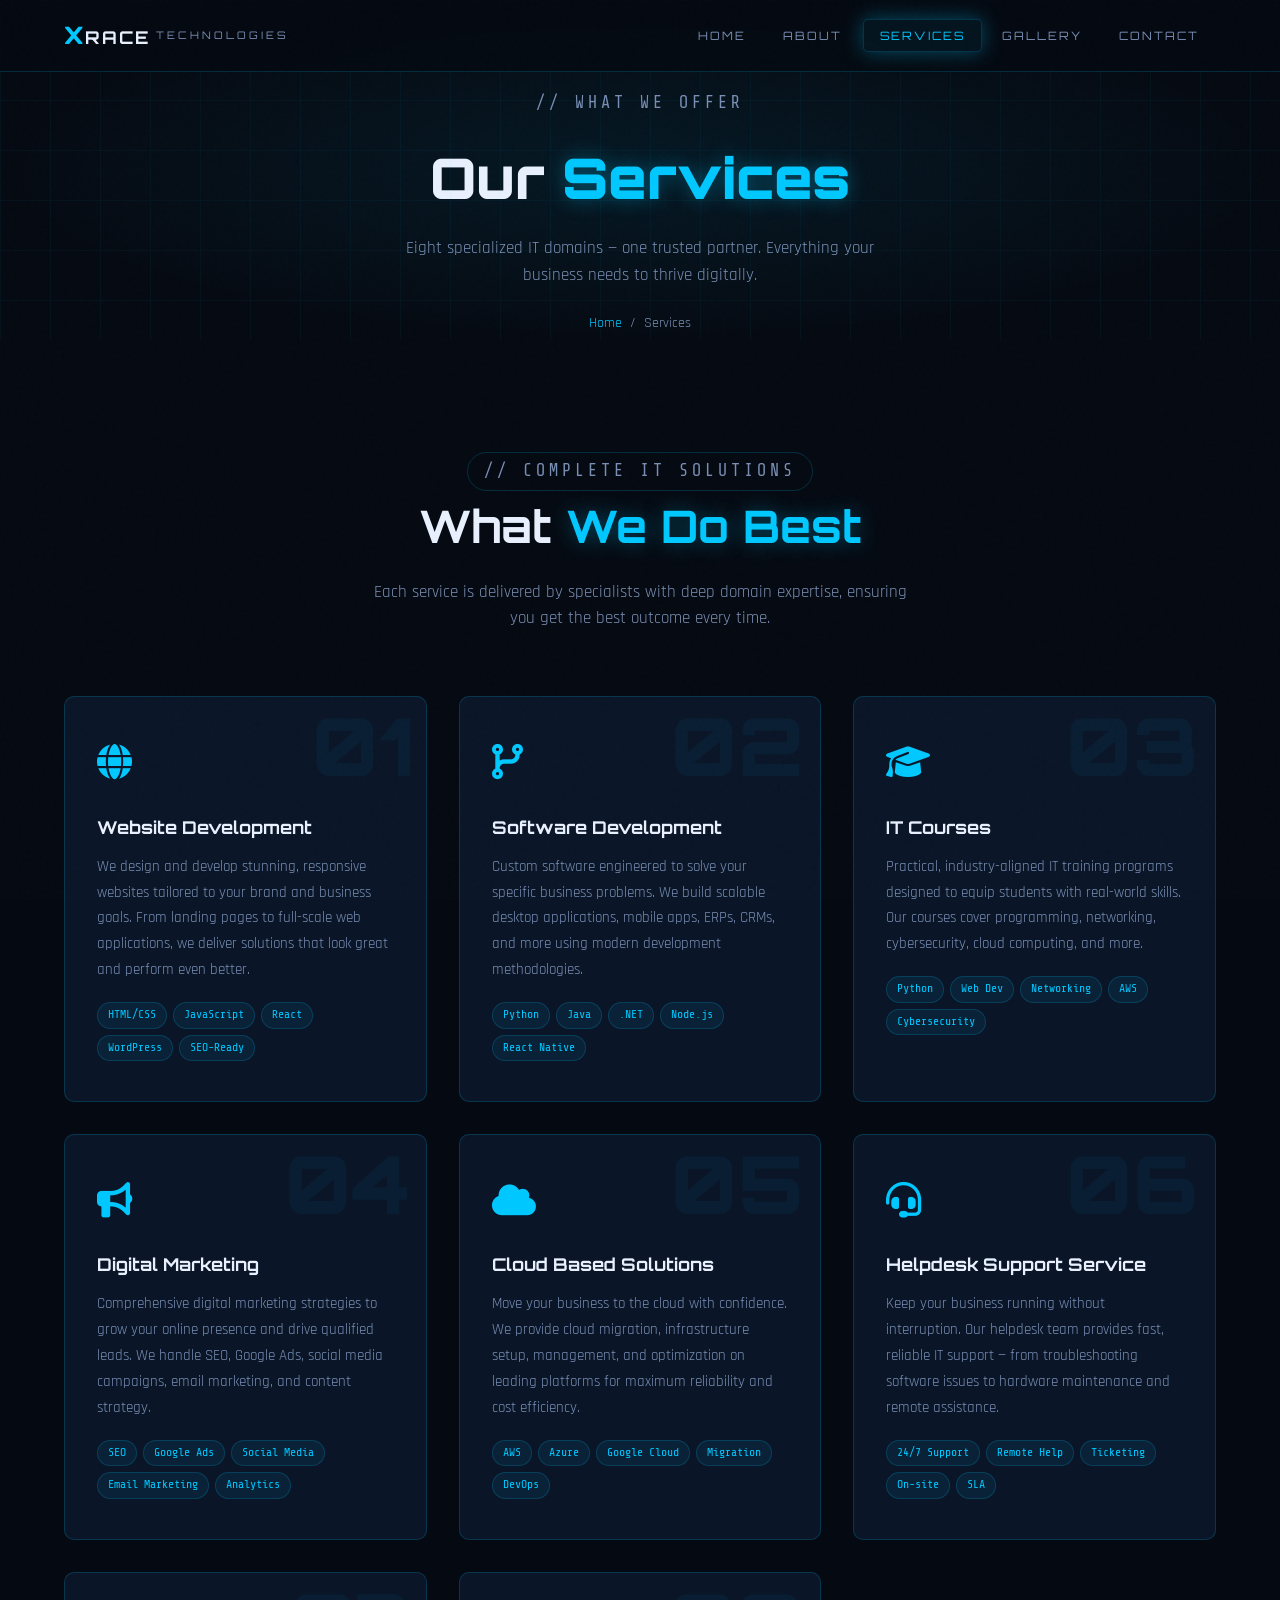
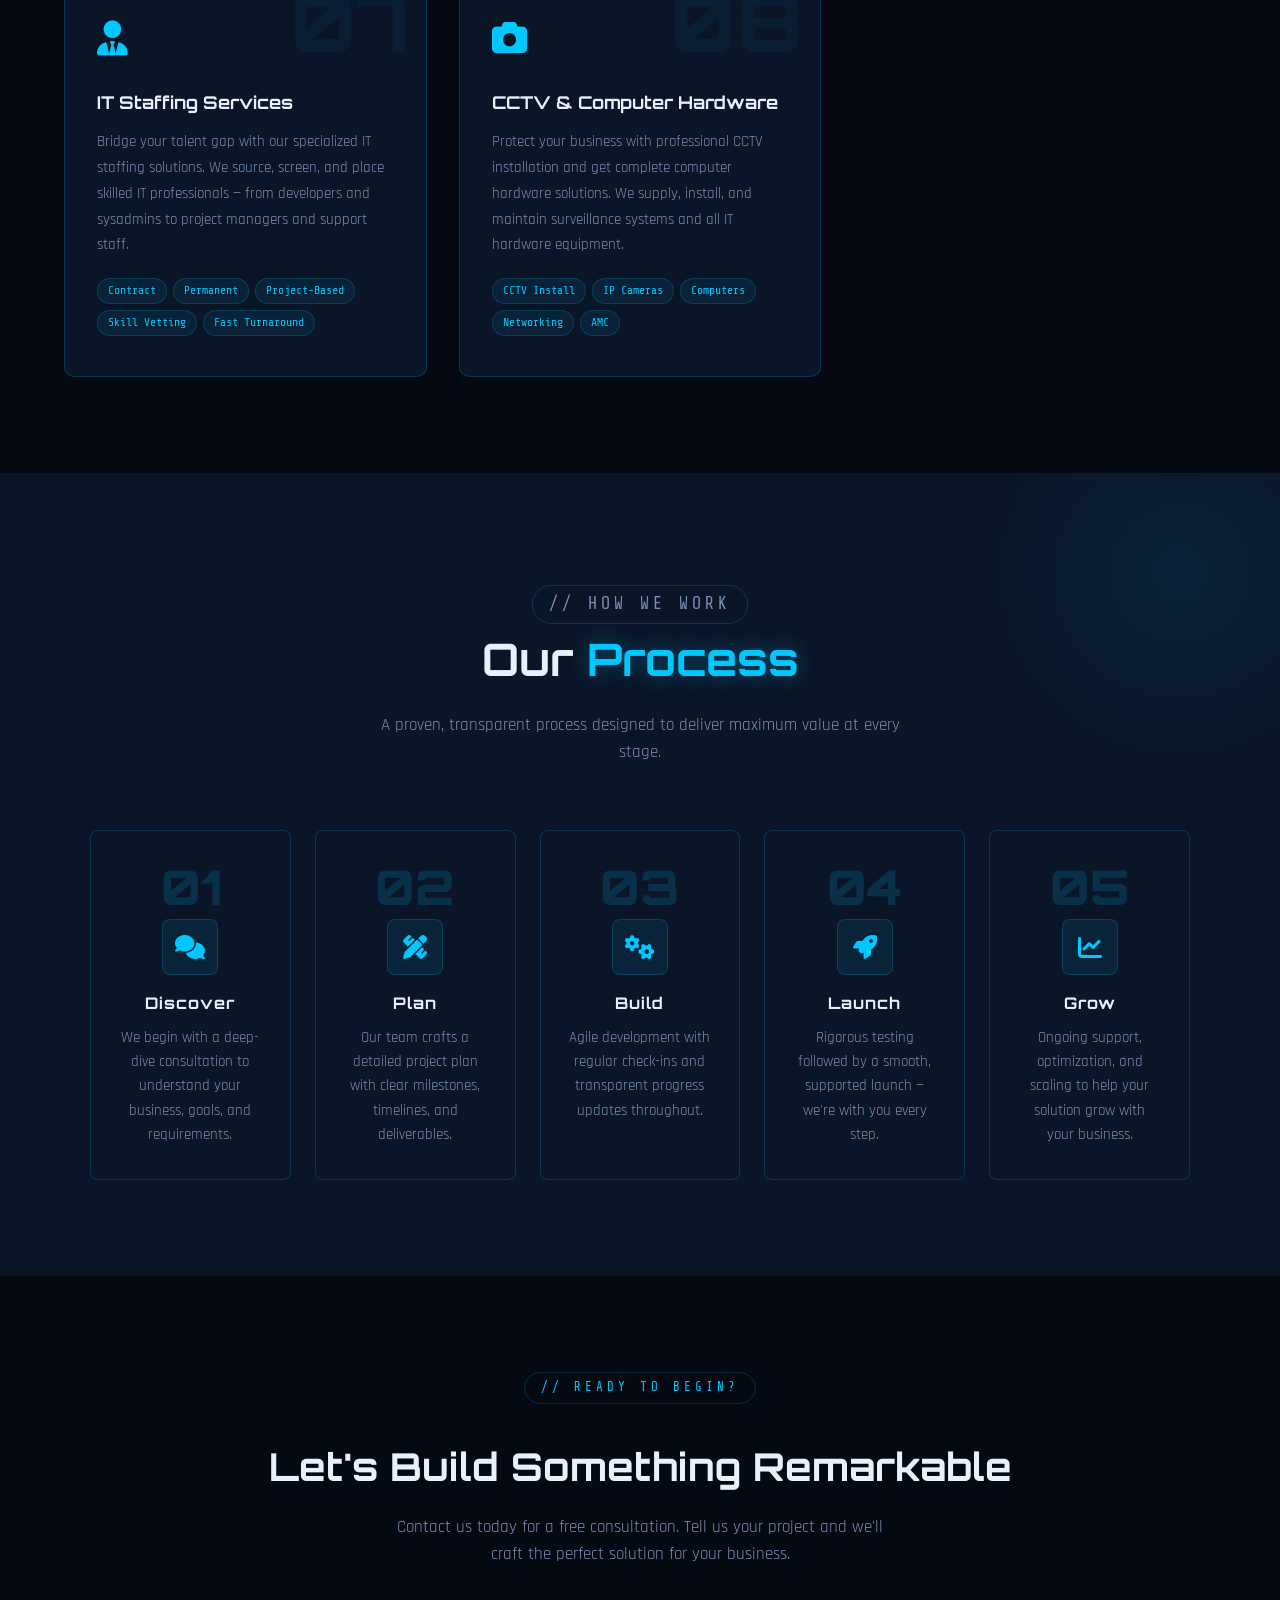
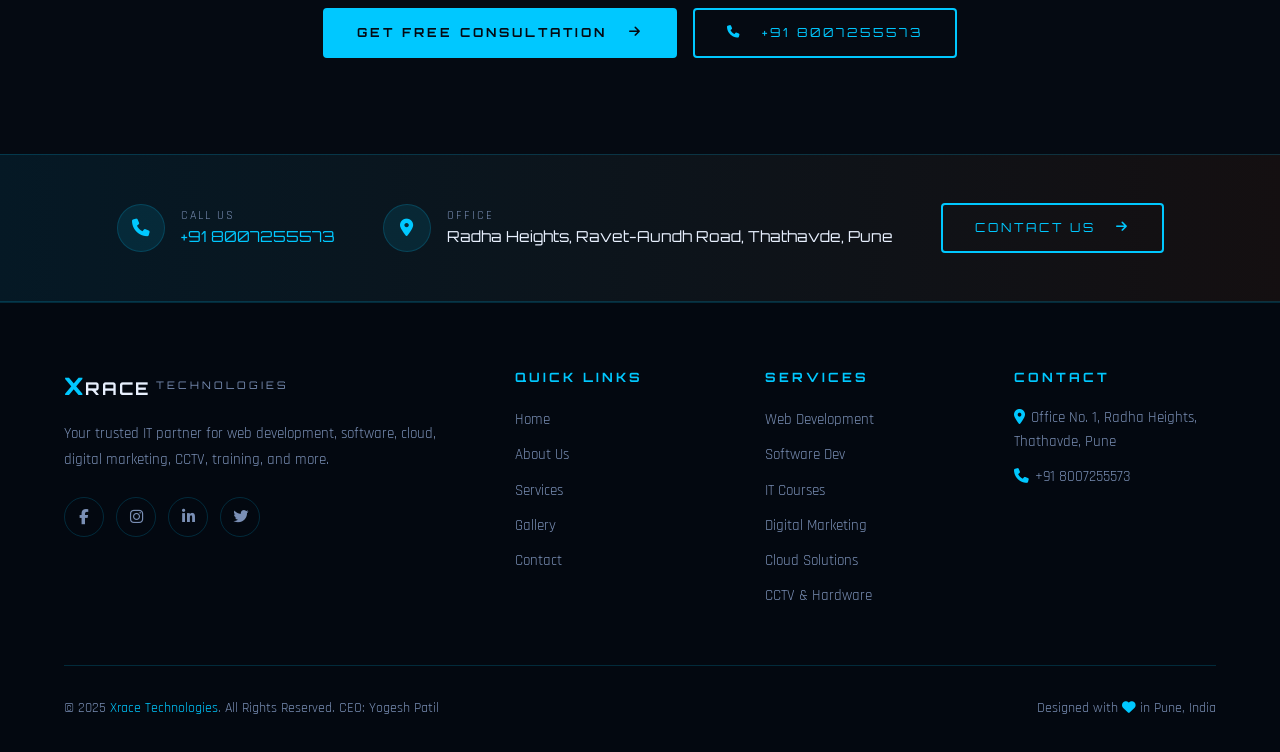
<file: services.html>
<!DOCTYPE html>
<html lang="en">
<head>
  <meta charset="UTF-8"/>
  <meta name="viewport" content="width=device-width,initial-scale=1.0"/>
  <title>Services | Xrace Technologies</title>
  <link rel="stylesheet" href="style.css"/>
  <link href="https://fonts.googleapis.com/css2?family=Orbitron:wght@400;600;700;900&family=Rajdhani:wght@300;400;500;600;700&family=Share+Tech+Mono&display=swap" rel="stylesheet"/>
  <link rel="stylesheet" href="https://cdnjs.cloudflare.com/ajax/libs/font-awesome/6.5.0/css/all.min.css"/>
</head>
<body>

<div id="preloader">
  <div class="pre-logo"><span>X</span>RACE TECHNOLOGIES</div>
  <div class="pre-bar-wrap"><div class="pre-bar"></div></div>
  <div class="pre-text">LOADING...</div>
</div>

<nav class="navbar" id="navbar">
  <a href="index.html" class="nav-brand" style="text-decoration:none">
    <span class="logo-x">X</span><span class="logo-race">RACE</span><span class="logo-tech">TECHNOLOGIES</span>
  </a>
  <div class="nav-toggle" id="navToggle"><i class="fas fa-bars"></i></div>
  <ul class="nav-links" id="navLinks">
    <li><a href="index.html">Home</a></li>
    <li><a href="about.html">About</a></li>
    <li><a href="services.html" class="active">Services</a></li>
    <li><a href="gallery.html">Gallery</a></li>
    <li><a href="contact.html">Contact</a></li>
  </ul>
</nav>

<div class="page-hero">
  <p class="page-hero-tag">// What We Offer</p>
  <h1>Our <span class="accent">Services</span></h1>
  <p>Eight specialized IT domains — one trusted partner. Everything your business needs to thrive digitally.</p>
  <div class="breadcrumb"><a href="index.html">Home</a><span>/</span><span>Services</span></div>
</div>

<!-- SERVICE CARDS -->
<section>
  <div class="section-header reveal">
    <p class="section-tag">// Complete IT Solutions</p>
    <h2>What <span class="accent">We Do Best</span></h2>
    <p>Each service is delivered by specialists with deep domain expertise, ensuring you get the best outcome every time.</p>
  </div>
  <div class="service-detail-grid">

    <!-- 1 -->
    <div class="sd-card reveal">
      <div class="sd-num">01</div>
      <div class="sd-icon"><i class="fas fa-globe"></i></div>
      <h3>Website Development</h3>
      <p>We design and develop stunning, responsive websites tailored to your brand and business goals. From landing pages to full-scale web applications, we deliver solutions that look great and perform even better.</p>
      <div class="sd-tags">
        <span class="sd-tag">HTML/CSS</span>
        <span class="sd-tag">JavaScript</span>
        <span class="sd-tag">React</span>
        <span class="sd-tag">WordPress</span>
        <span class="sd-tag">SEO-Ready</span>
      </div>
    </div>

    <!-- 2 -->
    <div class="sd-card reveal" style="transition-delay:.1s">
      <div class="sd-num">02</div>
      <div class="sd-icon"><i class="fas fa-code-branch"></i></div>
      <h3>Software Development</h3>
      <p>Custom software engineered to solve your specific business problems. We build scalable desktop applications, mobile apps, ERPs, CRMs, and more using modern development methodologies.</p>
      <div class="sd-tags">
        <span class="sd-tag">Python</span>
        <span class="sd-tag">Java</span>
        <span class="sd-tag">.NET</span>
        <span class="sd-tag">Node.js</span>
        <span class="sd-tag">React Native</span>
      </div>
    </div>

    <!-- 3 -->
    <div class="sd-card reveal" style="transition-delay:.2s">
      <div class="sd-num">03</div>
      <div class="sd-icon"><i class="fas fa-graduation-cap"></i></div>
      <h3>IT Courses</h3>
      <p>Practical, industry-aligned IT training programs designed to equip students with real-world skills. Our courses cover programming, networking, cybersecurity, cloud computing, and more.</p>
      <div class="sd-tags">
        <span class="sd-tag">Python</span>
        <span class="sd-tag">Web Dev</span>
        <span class="sd-tag">Networking</span>
        <span class="sd-tag">AWS</span>
        <span class="sd-tag">Cybersecurity</span>
      </div>
    </div>

    <!-- 4 -->
    <div class="sd-card reveal" style="transition-delay:.1s">
      <div class="sd-num">04</div>
      <div class="sd-icon"><i class="fas fa-bullhorn"></i></div>
      <h3>Digital Marketing</h3>
      <p>Comprehensive digital marketing strategies to grow your online presence and drive qualified leads. We handle SEO, Google Ads, social media campaigns, email marketing, and content strategy.</p>
      <div class="sd-tags">
        <span class="sd-tag">SEO</span>
        <span class="sd-tag">Google Ads</span>
        <span class="sd-tag">Social Media</span>
        <span class="sd-tag">Email Marketing</span>
        <span class="sd-tag">Analytics</span>
      </div>
    </div>

    <!-- 5 -->
    <div class="sd-card reveal" style="transition-delay:.2s">
      <div class="sd-num">05</div>
      <div class="sd-icon"><i class="fas fa-cloud"></i></div>
      <h3>Cloud Based Solutions</h3>
      <p>Move your business to the cloud with confidence. We provide cloud migration, infrastructure setup, management, and optimization on leading platforms for maximum reliability and cost efficiency.</p>
      <div class="sd-tags">
        <span class="sd-tag">AWS</span>
        <span class="sd-tag">Azure</span>
        <span class="sd-tag">Google Cloud</span>
        <span class="sd-tag">Migration</span>
        <span class="sd-tag">DevOps</span>
      </div>
    </div>

    <!-- 6 -->
    <div class="sd-card reveal" style="transition-delay:.3s">
      <div class="sd-num">06</div>
      <div class="sd-icon"><i class="fas fa-headset"></i></div>
      <h3>Helpdesk Support Service</h3>
      <p>Keep your business running without interruption. Our helpdesk team provides fast, reliable IT support — from troubleshooting software issues to hardware maintenance and remote assistance.</p>
      <div class="sd-tags">
        <span class="sd-tag">24/7 Support</span>
        <span class="sd-tag">Remote Help</span>
        <span class="sd-tag">Ticketing</span>
        <span class="sd-tag">On-site</span>
        <span class="sd-tag">SLA</span>
      </div>
    </div>

    <!-- 7 -->
    <div class="sd-card reveal" style="transition-delay:.2s">
      <div class="sd-num">07</div>
      <div class="sd-icon"><i class="fas fa-user-tie"></i></div>
      <h3>IT Staffing Services</h3>
      <p>Bridge your talent gap with our specialized IT staffing solutions. We source, screen, and place skilled IT professionals — from developers and sysadmins to project managers and support staff.</p>
      <div class="sd-tags">
        <span class="sd-tag">Contract</span>
        <span class="sd-tag">Permanent</span>
        <span class="sd-tag">Project-Based</span>
        <span class="sd-tag">Skill Vetting</span>
        <span class="sd-tag">Fast Turnaround</span>
      </div>
    </div>

    <!-- 8 -->
    <div class="sd-card reveal" style="transition-delay:.3s">
      <div class="sd-num">08</div>
      <div class="sd-icon"><i class="fas fa-camera"></i></div>
      <h3>CCTV &amp; Computer Hardware</h3>
      <p>Protect your business with professional CCTV installation and get complete computer hardware solutions. We supply, install, and maintain surveillance systems and all IT hardware equipment.</p>
      <div class="sd-tags">
        <span class="sd-tag">CCTV Install</span>
        <span class="sd-tag">IP Cameras</span>
        <span class="sd-tag">Computers</span>
        <span class="sd-tag">Networking</span>
        <span class="sd-tag">AMC</span>
      </div>
    </div>

  </div>
</section>

<!-- PROCESS -->
<section class="features-section">
  <div class="section-header reveal">
    <p class="section-tag">// How We Work</p>
    <h2>Our <span class="accent">Process</span></h2>
    <p>A proven, transparent process designed to deliver maximum value at every stage.</p>
  </div>
  <div style="display:grid;grid-template-columns:repeat(auto-fit,minmax(200px,1fr));gap:1.5rem;max-width:1100px;margin:0 auto;position:relative;">
    <div class="service-card reveal" style="text-align:center;">
      <div style="font-family:var(--font-head);font-size:3rem;color:rgba(0,200,255,0.15);font-weight:900;line-height:1;margin-bottom:0.5rem;">01</div>
      <div class="card-icon" style="margin:0 auto 1rem;"><i class="fas fa-comments"></i></div>
      <h3>Discover</h3>
      <p>We begin with a deep-dive consultation to understand your business, goals, and requirements.</p>
    </div>
    <div class="service-card reveal" style="text-align:center;transition-delay:.1s">
      <div style="font-family:var(--font-head);font-size:3rem;color:rgba(0,200,255,0.15);font-weight:900;line-height:1;margin-bottom:0.5rem;">02</div>
      <div class="card-icon" style="margin:0 auto 1rem;"><i class="fas fa-pencil-ruler"></i></div>
      <h3>Plan</h3>
      <p>Our team crafts a detailed project plan with clear milestones, timelines, and deliverables.</p>
    </div>
    <div class="service-card reveal" style="text-align:center;transition-delay:.2s">
      <div style="font-family:var(--font-head);font-size:3rem;color:rgba(0,200,255,0.15);font-weight:900;line-height:1;margin-bottom:0.5rem;">03</div>
      <div class="card-icon" style="margin:0 auto 1rem;"><i class="fas fa-cogs"></i></div>
      <h3>Build</h3>
      <p>Agile development with regular check-ins and transparent progress updates throughout.</p>
    </div>
    <div class="service-card reveal" style="text-align:center;transition-delay:.3s">
      <div style="font-family:var(--font-head);font-size:3rem;color:rgba(0,200,255,0.15);font-weight:900;line-height:1;margin-bottom:0.5rem;">04</div>
      <div class="card-icon" style="margin:0 auto 1rem;"><i class="fas fa-rocket"></i></div>
      <h3>Launch</h3>
      <p>Rigorous testing followed by a smooth, supported launch — we're with you every step.</p>
    </div>
    <div class="service-card reveal" style="text-align:center;transition-delay:.4s">
      <div style="font-family:var(--font-head);font-size:3rem;color:rgba(0,200,255,0.15);font-weight:900;line-height:1;margin-bottom:0.5rem;">05</div>
      <div class="card-icon" style="margin:0 auto 1rem;"><i class="fas fa-chart-line"></i></div>
      <h3>Grow</h3>
      <p>Ongoing support, optimization, and scaling to help your solution grow with your business.</p>
    </div>
  </div>
</section>

<!-- CTA -->
<section style="text-align:center;padding:6rem 4rem;">
  <div class="reveal">
    <p class="section-tag">// Ready to Begin?</p>
    <h2 style="font-family:var(--font-head);font-size:clamp(1.8rem,3vw,2.8rem);color:var(--text);margin:1rem 0;">Let's Build Something <span class="accent">Remarkable</span></h2>
    <p style="color:var(--text-muted);max-width:520px;margin:0 auto 2.5rem;font-size:1.05rem;">Contact us today for a free consultation. Tell us your project and we'll craft the perfect solution for your business.</p>
    <div style="display:flex;gap:1rem;justify-content:center;flex-wrap:wrap;">
      <a href="contact.html" class="btn-secondary">Get Free Consultation &nbsp;<i class="fas fa-arrow-right"></i></a>
      <a href="tel:8007255573" class="btn-primary"><i class="fas fa-phone"></i>&nbsp; +91 8007255573</a>
    </div>
  </div>
</section>

<div class="contact-strip reveal">
  <div class="strip-item"><div class="strip-icon"><i class="fas fa-phone"></i></div><div><div class="strip-label">Call Us</div><div class="strip-value"><a href="tel:8007255573">+91 8007255573</a></div></div></div>
  <div class="strip-item"><div class="strip-icon"><i class="fas fa-map-marker-alt"></i></div><div><div class="strip-label">Office</div><div class="strip-value">Radha Heights, Ravet-Aundh Road, Thathavde, Pune</div></div></div>
  <div class="strip-item"><a href="contact.html" class="btn-primary">Contact Us &nbsp;<i class="fas fa-arrow-right"></i></a></div>
</div>

<footer>
  <div class="footer-grid">
    <div class="footer-brand">
      <div class="nav-brand" style="margin-bottom:1rem;display:flex;"><span class="logo-x">X</span><span class="logo-race">RACE</span><span class="logo-tech">TECHNOLOGIES</span></div>
      <p>Your trusted IT partner for web development, software, cloud, digital marketing, CCTV, training, and more.</p>
      <div class="footer-social">
        <a href="#" class="social-btn"><i class="fab fa-facebook-f"></i></a>
        <a href="#" class="social-btn"><i class="fab fa-instagram"></i></a>
        <a href="#" class="social-btn"><i class="fab fa-linkedin-in"></i></a>
        <a href="#" class="social-btn"><i class="fab fa-twitter"></i></a>
      </div>
    </div>
    <div class="footer-col"><h4>Quick Links</h4><ul><li><a href="index.html">Home</a></li><li><a href="about.html">About Us</a></li><li><a href="services.html">Services</a></li><li><a href="gallery.html">Gallery</a></li><li><a href="contact.html">Contact</a></li></ul></div>
    <div class="footer-col"><h4>Services</h4><ul><li><a href="services.html">Web Development</a></li><li><a href="services.html">Software Dev</a></li><li><a href="services.html">IT Courses</a></li><li><a href="services.html">Digital Marketing</a></li><li><a href="services.html">Cloud Solutions</a></li><li><a href="services.html">CCTV &amp; Hardware</a></li></ul></div>
    <div class="footer-col"><h4>Contact</h4><ul><li style="color:var(--text-muted);font-size:.92rem;margin-bottom:.6rem;"><i class="fas fa-map-marker-alt" style="color:var(--accent);margin-right:6px;"></i>Office No. 1, Radha Heights, Thathavde, Pune</li><li><a href="tel:8007255573" style="color:var(--text-muted);text-decoration:none;font-size:.92rem;"><i class="fas fa-phone" style="color:var(--accent);margin-right:6px;"></i>+91 8007255573</a></li></ul></div>
  </div>
  <div class="footer-bottom">
    <div>© 2025 <span>Xrace Technologies</span>. All Rights Reserved. CEO: Yogesh Patil</div>
    <div>Designed with <i class="fas fa-heart" style="color:var(--accent);"></i> in Pune, India</div>
  </div>
</footer>

<script src="main.js"></script>
</body>
</html>
</file>
<file: style.css>
/* ============================================================
   XRACE TECHNOLOGIES — Global Stylesheet
   Dark Tech + Electric Blue + Sharp Geometry
   ============================================================ */

@import url('https://fonts.googleapis.com/css2?family=Orbitron:wght@400;600;700;900&family=Rajdhani:wght@300;400;500;600;700&family=Share+Tech+Mono&display=swap');

:root {
  --bg-dark:    #050a12;
  --bg-card:    #0a1628;
  --bg-card2:   #0d1f3c;
  --accent:     #00c8ff;
  --accent2:    #ff6a00;
  --accent3:    #00ff88;
  --text:       #e8f0fe;
  --text-muted: #7a8fb5;
  --border:     rgba(0,200,255,0.18);
  --glow:       0 0 20px rgba(0,200,255,0.35);
  --glow2:      0 0 30px rgba(0,200,255,0.55);
  --font-head:  'Orbitron', sans-serif;
  --font-body:  'Rajdhani', sans-serif;
  --font-mono:  'Share Tech Mono', monospace;
  --radius:     4px;
  --transition: 0.3s cubic-bezier(0.4,0,0.2,1);
}

*, *::before, *::after { box-sizing: border-box; margin: 0; padding: 0; }

html { scroll-behavior: smooth; }

body {
  background: var(--bg-dark);
  color: var(--text);
  font-family: var(--font-body);
  font-size: 17px;
  line-height: 1.6;
  overflow-x: hidden;
}

/* Scrollbar */
::-webkit-scrollbar { width: 6px; }
::-webkit-scrollbar-track { background: var(--bg-dark); }
::-webkit-scrollbar-thumb { background: var(--accent); border-radius: 3px; }

/* ── NOISE OVERLAY ─────────────────────────────────────────── */
body::before {
  content: '';
  position: fixed; inset: 0;
  background-image: url("data:image/svg+xml,%3Csvg viewBox='0 0 256 256' xmlns='http://www.w3.org/2000/svg'%3E%3Cfilter id='n'%3E%3CfeTurbulence type='fractalNoise' baseFrequency='0.9' numOctaves='4' stitchTiles='stitch'/%3E%3C/filter%3E%3Crect width='100%25' height='100%25' filter='url(%23n)' opacity='0.04'/%3E%3C/svg%3E");
  pointer-events: none;
  z-index: 9999;
  opacity: 0.4;
}

/* ── NAVBAR ─────────────────────────────────────────────────── */
.navbar {
  position: fixed; top: 0; left: 0; right: 0; z-index: 1000;
  display: flex; align-items: center; justify-content: space-between;
  padding: 0 4rem;
  height: 72px;
  background: rgba(5,10,18,0.92);
  backdrop-filter: blur(14px);
  border-bottom: 1px solid var(--border);
  transition: var(--transition);
}
.navbar.scrolled {
  height: 60px;
  box-shadow: 0 4px 30px rgba(0,200,255,0.08);
}
.nav-brand {
  font-family: var(--font-head);
  font-size: 1.1rem;
  letter-spacing: 2px;
  text-decoration: none;
  display: flex; align-items: baseline; gap: 0;
}
.logo-x    { color: var(--accent); font-size: 1.5rem; font-weight: 900; }
.logo-race { color: var(--text); font-weight: 700; }
.logo-tech { color: var(--text-muted); font-size: 0.65rem; letter-spacing: 3px; margin-left: 6px; align-self: center; }

.nav-links { list-style: none; display: flex; gap: 0.2rem; }
.nav-links a {
  text-decoration: none;
  color: var(--text-muted);
  font-family: var(--font-head);
  font-size: 0.72rem;
  letter-spacing: 2px;
  padding: 8px 16px;
  border: 1px solid transparent;
  border-radius: var(--radius);
  transition: var(--transition);
  text-transform: uppercase;
}
.nav-links a:hover,
.nav-links a.active {
  color: var(--accent);
  border-color: var(--border);
  background: rgba(0,200,255,0.06);
  box-shadow: var(--glow);
}

.nav-toggle {
  display: none;
  cursor: pointer;
  color: var(--accent);
  font-size: 1.4rem;
}

/* ── HERO SLIDER ────────────────────────────────────────────── */
.hero-slider {
  position: relative;
  height: 100vh; min-height: 640px;
  overflow: hidden;
  padding-top: 72px;
}
.slider-track { display: flex; height: 100%; transition: transform 0.7s cubic-bezier(0.77,0,0.175,1); }
.slide {
  min-width: 100%;
  height: 100%;
  display: grid;
  grid-template-columns: 1fr 1fr;
  align-items: center;
  padding: 0 6rem;
  position: relative;
  overflow: hidden;
}
.slide::before {
  content: '';
  position: absolute; inset: 0;
  background: radial-gradient(ellipse at 70% 50%, rgba(0,200,255,0.07) 0%, transparent 70%);
  pointer-events: none;
}

/* Grid lines bg */
.slide::after {
  content: '';
  position: absolute; inset: 0;
  background-image:
    linear-gradient(rgba(0,200,255,0.04) 1px, transparent 1px),
    linear-gradient(90deg, rgba(0,200,255,0.04) 1px, transparent 1px);
  background-size: 50px 50px;
  pointer-events: none;
}

.slide-content { position: relative; z-index: 2; }
.slide-tag {
  font-family: var(--font-mono);
  font-size: 0.8rem;
  color: var(--accent);
  letter-spacing: 4px;
  text-transform: uppercase;
  margin-bottom: 1rem;
  opacity: 0;
  animation: fadeUp 0.6s 0.2s forwards;
}
.slide-content h1 {
  font-family: var(--font-head);
  font-size: clamp(2.2rem, 4.5vw, 4rem);
  font-weight: 900;
  line-height: 1.1;
  color: var(--text);
  margin-bottom: 1.2rem;
  opacity: 0;
  animation: fadeUp 0.6s 0.35s forwards;
}
.slide-content h1 .accent { color: var(--accent); text-shadow: var(--glow); }
.slide-sub {
  font-size: 1.1rem;
  color: var(--text-muted);
  max-width: 420px;
  margin-bottom: 2rem;
  font-weight: 400;
  opacity: 0;
  animation: fadeUp 0.6s 0.5s forwards;
}
.slide-visual { position: relative; z-index: 2; display: flex; justify-content: center; align-items: center; }

/* Slider Controls */
.slider-btn {
  position: absolute; top: 50%; transform: translateY(-50%);
  background: rgba(0,200,255,0.08);
  border: 1px solid var(--border);
  color: var(--accent);
  width: 52px; height: 52px;
  border-radius: 50%;
  font-size: 1rem;
  cursor: pointer;
  z-index: 10;
  transition: var(--transition);
  display: flex; align-items: center; justify-content: center;
}
.slider-btn:hover { background: var(--accent); color: var(--bg-dark); box-shadow: var(--glow2); }
.slider-btn.prev { left: 1.5rem; }
.slider-btn.next { right: 1.5rem; }

.slider-dots {
  position: absolute; bottom: 2rem; left: 50%; transform: translateX(-50%);
  display: flex; gap: 10px; z-index: 10;
}
.dot {
  width: 8px; height: 8px; border-radius: 50%;
  background: var(--text-muted);
  cursor: pointer;
  transition: var(--transition);
}
.dot.active { background: var(--accent); width: 28px; border-radius: 4px; box-shadow: var(--glow); }

/* ── HEX GRID VISUAL ──────────────────────────────────────── */
.hex-grid {
  display: grid;
  grid-template-columns: repeat(3, 90px);
  gap: 10px;
  transform: rotate(-10deg);
}
.hex {
  width: 90px; height: 100px;
  background: var(--bg-card);
  border: 1px solid var(--border);
  clip-path: polygon(50% 0%,100% 25%,100% 75%,50% 100%,0% 75%,0% 25%);
  display: flex; align-items: center; justify-content: center;
  font-size: 1.6rem; color: var(--accent);
  transition: var(--transition);
  animation: float 4s ease-in-out infinite;
}
.hex:nth-child(2) { animation-delay: 0.3s; }
.hex:nth-child(3) { animation-delay: 0.6s; }
.hex:nth-child(4) { animation-delay: 0.9s; }
.hex:nth-child(5) { animation-delay: 1.2s; }
.hex:nth-child(6) { animation-delay: 1.5s; }
.hex:hover { background: rgba(0,200,255,0.15); box-shadow: var(--glow); transform: scale(1.1); }

/* ── CODE WINDOW ──────────────────────────────────────────── */
.code-window {
  background: #040d1a;
  border: 1px solid var(--border);
  border-radius: 10px;
  width: 360px;
  box-shadow: 0 20px 60px rgba(0,0,0,0.5), var(--glow);
  overflow: hidden;
}
.code-bar {
  background: var(--bg-card);
  padding: 12px 16px;
  display: flex; gap: 8px; align-items: center;
}
.code-bar span {
  width: 12px; height: 12px; border-radius: 50%;
}
.code-bar span:nth-child(1) { background: #ff5f57; }
.code-bar span:nth-child(2) { background: #febc2e; }
.code-bar span:nth-child(3) { background: #28c840; }
.code-text { padding: 1.5rem; font-family: var(--font-mono); font-size: 0.9rem; line-height: 1.8; }
.c-kw  { color: #ff79c6; }
.c-fn  { color: #8be9fd; }
.c-key { color: #f1fa8c; }
.c-str { color: #50fa7b; }

/* ── STAT BUBBLES ─────────────────────────────────────────── */
.stat-bubbles { display: grid; grid-template-columns: 1fr 1fr; gap: 1.2rem; }
.bubble {
  background: var(--bg-card);
  border: 1px solid var(--border);
  border-radius: 12px;
  padding: 1.8rem 1.5rem;
  text-align: center;
  transition: var(--transition);
  animation: float 3s ease-in-out infinite;
}
.bubble:nth-child(2) { animation-delay: 0.5s; margin-top: 20px; }
.bubble:nth-child(3) { animation-delay: 1s; }
.bubble:nth-child(4) { animation-delay: 1.5s; margin-top: 20px; }
.bubble span { display: block; font-family: var(--font-head); font-size: 2rem; color: var(--accent); font-weight: 700; }
.bubble small { color: var(--text-muted); font-size: 0.8rem; letter-spacing: 2px; text-transform: uppercase; }
.bubble:hover { border-color: var(--accent); box-shadow: var(--glow); transform: scale(1.03); }

/* ── SECTIONS ─────────────────────────────────────────────── */
section { padding: 6rem 4rem; }
.section-header { text-align: center; margin-bottom: 4rem; }
.section-tag {
  display: inline-block;
  font-family: var(--font-mono);
  font-size: 0.78rem;
  color: var(--accent);
  letter-spacing: 4px;
  text-transform: uppercase;
  border: 1px solid var(--border);
  padding: 5px 16px;
  border-radius: 20px;
  margin-bottom: 1rem;
}
.section-header h2 {
  font-family: var(--font-head);
  font-size: clamp(1.8rem, 3.5vw, 3rem);
  font-weight: 700;
  color: var(--text);
}
.section-header h2 .accent { color: var(--accent); text-shadow: var(--glow); }
.section-header p { color: var(--text-muted); max-width: 560px; margin: 1rem auto 0; font-size: 1.05rem; }

/* ── SERVICES GRID ────────────────────────────────────────── */
.services-grid {
  display: grid;
  grid-template-columns: repeat(auto-fit, minmax(260px, 1fr));
  gap: 1.5rem;
  max-width: 1280px; margin: 0 auto;
}
.service-card {
  background: var(--bg-card);
  border: 1px solid var(--border);
  border-radius: 8px;
  padding: 2rem 1.8rem;
  text-decoration: none;
  color: var(--text);
  position: relative;
  overflow: hidden;
  transition: var(--transition);
  display: block;
}
.service-card::before {
  content: '';
  position: absolute; top: 0; left: 0; right: 0; height: 3px;
  background: linear-gradient(90deg, var(--accent), var(--accent2));
  transform: scaleX(0);
  transition: var(--transition);
}
.service-card:hover::before { transform: scaleX(1); }
.service-card:hover {
  border-color: var(--accent);
  transform: translateY(-5px);
  box-shadow: 0 15px 40px rgba(0,200,255,0.12);
}
.card-icon {
  width: 56px; height: 56px;
  background: rgba(0,200,255,0.08);
  border: 1px solid var(--border);
  border-radius: 8px;
  display: flex; align-items: center; justify-content: center;
  font-size: 1.5rem; color: var(--accent);
  margin-bottom: 1.2rem;
  transition: var(--transition);
}
.service-card:hover .card-icon {
  background: rgba(0,200,255,0.18);
  box-shadow: var(--glow);
}
.service-card h3 {
  font-family: var(--font-head);
  font-size: 1rem;
  font-weight: 700;
  margin-bottom: 0.6rem;
  letter-spacing: 1px;
}
.service-card p { color: var(--text-muted); font-size: 0.95rem; line-height: 1.6; }
.card-arrow {
  display: inline-block;
  margin-top: 1rem;
  color: var(--accent);
  transition: transform var(--transition);
}
.service-card:hover .card-arrow { transform: translateX(6px); }

/* ── BUTTONS ──────────────────────────────────────────────── */
.btn-primary {
  display: inline-flex; align-items: center; gap: 8px;
  background: transparent;
  border: 2px solid var(--accent);
  color: var(--accent);
  font-family: var(--font-head);
  font-size: 0.78rem;
  letter-spacing: 3px;
  text-transform: uppercase;
  padding: 13px 32px;
  border-radius: var(--radius);
  text-decoration: none;
  cursor: pointer;
  transition: var(--transition);
  position: relative;
  overflow: hidden;
}
.btn-primary::before {
  content: '';
  position: absolute; inset: 0;
  background: var(--accent);
  transform: scaleX(0);
  transform-origin: left;
  transition: var(--transition);
  z-index: -1;
}
.btn-primary:hover { color: var(--bg-dark); }
.btn-primary:hover::before { transform: scaleX(1); }
.btn-primary:hover { box-shadow: var(--glow2); }

.btn-secondary {
  display: inline-flex; align-items: center; gap: 8px;
  background: var(--accent);
  border: 2px solid var(--accent);
  color: var(--bg-dark);
  font-family: var(--font-head);
  font-size: 0.78rem;
  letter-spacing: 3px;
  text-transform: uppercase;
  padding: 13px 32px;
  border-radius: var(--radius);
  text-decoration: none;
  cursor: pointer;
  transition: var(--transition);
  font-weight: 700;
}
.btn-secondary:hover { background: transparent; color: var(--accent); }

/* ── WHY US / FEATURES ────────────────────────────────────── */
.features-section { background: var(--bg-card); position: relative; overflow: hidden; }
.features-section::before {
  content: '';
  position: absolute; right: -100px; top: -100px;
  width: 400px; height: 400px;
  background: radial-gradient(circle, rgba(0,200,255,0.06) 0%, transparent 70%);
  pointer-events: none;
}
.features-grid {
  display: grid;
  grid-template-columns: repeat(auto-fit, minmax(200px, 1fr));
  gap: 2rem;
  max-width: 1200px; margin: 0 auto;
}
.feature-item { text-align: center; }
.feature-num {
  font-family: var(--font-head);
  font-size: 3.5rem;
  font-weight: 900;
  color: var(--accent);
  line-height: 1;
  text-shadow: var(--glow);
}
.feature-label {
  font-size: 0.9rem;
  color: var(--text-muted);
  letter-spacing: 2px;
  text-transform: uppercase;
  margin-top: 0.4rem;
}

/* ── CEO SECTION ──────────────────────────────────────────── */
.ceo-section { max-width: 1100px; margin: 0 auto; }
.ceo-wrapper {
  display: grid;
  grid-template-columns: 300px 1fr;
  gap: 4rem;
  align-items: center;
  background: var(--bg-card);
  border: 1px solid var(--border);
  border-radius: 12px;
  padding: 3rem;
  position: relative;
  overflow: hidden;
}
.ceo-wrapper::before {
  content: '';
  position: absolute; top: 0; left: 0; bottom: 0; width: 4px;
  background: linear-gradient(180deg, var(--accent), var(--accent2));
}
.ceo-photo-box {
  display: flex; flex-direction: column; align-items: center; gap: 1rem;
}
.ceo-avatar {
  width: 180px; height: 180px; border-radius: 50%;
  background: linear-gradient(135deg, var(--bg-card2), var(--bg-dark));
  border: 3px solid var(--accent);
  display: flex; align-items: center; justify-content: center;
  font-size: 5rem; color: var(--accent);
  box-shadow: var(--glow);
  overflow: hidden;
}
.ceo-name {
  font-family: var(--font-head);
  font-size: 1.1rem;
  color: var(--accent);
  letter-spacing: 2px;
  text-align: center;
}
.ceo-title { color: var(--text-muted); font-size: 0.85rem; text-align: center; }
.ceo-info h2 {
  font-family: var(--font-head);
  font-size: 1.6rem;
  color: var(--text);
  margin-bottom: 1rem;
}
.ceo-info p { color: var(--text-muted); line-height: 1.8; margin-bottom: 1rem; }
.ceo-quote {
  border-left: 3px solid var(--accent);
  padding-left: 1rem;
  color: var(--text);
  font-style: italic;
  font-size: 1.05rem;
  margin-top: 1.2rem;
}

/* ── CONTACT STRIP ────────────────────────────────────────── */
.contact-strip {
  background: linear-gradient(90deg, rgba(0,200,255,0.08), rgba(255,106,0,0.06));
  border-top: 1px solid var(--border);
  border-bottom: 1px solid var(--border);
  padding: 3rem 4rem;
  display: flex;
  justify-content: center;
  align-items: center;
  flex-wrap: wrap;
  gap: 3rem;
}
.strip-item { display: flex; align-items: center; gap: 1rem; }
.strip-icon {
  width: 48px; height: 48px;
  background: rgba(0,200,255,0.1);
  border: 1px solid var(--border);
  border-radius: 50%;
  display: flex; align-items: center; justify-content: center;
  color: var(--accent);
  font-size: 1.1rem;
  flex-shrink: 0;
}
.strip-label { font-size: 0.75rem; color: var(--text-muted); letter-spacing: 2px; text-transform: uppercase; }
.strip-value { font-family: var(--font-head); font-size: 0.95rem; color: var(--text); }
.strip-value a { color: var(--accent); text-decoration: none; }

/* ── FOOTER ───────────────────────────────────────────────── */
footer {
  background: #030810;
  border-top: 1px solid var(--border);
  padding: 4rem 4rem 2rem;
}
.footer-grid {
  display: grid;
  grid-template-columns: 2fr 1fr 1fr 1fr;
  gap: 3rem;
  max-width: 1280px;
  margin: 0 auto 3rem;
}
.footer-brand .nav-brand { margin-bottom: 1rem; display: flex; }
.footer-brand p { color: var(--text-muted); font-size: 0.95rem; line-height: 1.7; }
.footer-social { display: flex; gap: 12px; margin-top: 1.5rem; }
.social-btn {
  width: 40px; height: 40px;
  border: 1px solid var(--border);
  border-radius: 50%;
  display: flex; align-items: center; justify-content: center;
  color: var(--text-muted);
  text-decoration: none;
  transition: var(--transition);
  font-size: 0.95rem;
}
.social-btn:hover { border-color: var(--accent); color: var(--accent); box-shadow: var(--glow); }
.footer-col h4 {
  font-family: var(--font-head);
  font-size: 0.8rem;
  letter-spacing: 3px;
  text-transform: uppercase;
  color: var(--accent);
  margin-bottom: 1.2rem;
}
.footer-col ul { list-style: none; }
.footer-col ul li { margin-bottom: 0.5rem; }
.footer-col ul li a {
  color: var(--text-muted);
  text-decoration: none;
  font-size: 0.95rem;
  transition: var(--transition);
}
.footer-col ul li a:hover { color: var(--accent); padding-left: 4px; }
.footer-bottom {
  border-top: 1px solid var(--border);
  padding-top: 2rem;
  display: flex;
  justify-content: space-between;
  align-items: center;
  flex-wrap: wrap;
  gap: 1rem;
  max-width: 1280px; margin: 0 auto;
  color: var(--text-muted);
  font-size: 0.85rem;
}
.footer-bottom span { color: var(--accent); }

/* ── PAGE HERO (inner pages) ──────────────────────────────── */
.page-hero {
  height: 340px;
  display: flex; align-items: center; justify-content: center;
  flex-direction: column;
  padding-top: 72px;
  text-align: center;
  position: relative;
  overflow: hidden;
  background: radial-gradient(ellipse at center, rgba(0,200,255,0.08) 0%, transparent 70%);
}
.page-hero::after {
  content: '';
  position: absolute; inset: 0;
  background-image:
    linear-gradient(rgba(0,200,255,0.04) 1px, transparent 1px),
    linear-gradient(90deg, rgba(0,200,255,0.04) 1px, transparent 1px);
  background-size: 50px 50px;
  pointer-events: none;
}
.page-hero-tag { font-family: var(--font-mono); color: var(--accent); letter-spacing: 4px; font-size: 0.8rem; text-transform: uppercase; margin-bottom: 1rem; }
.page-hero h1 {
  font-family: var(--font-head);
  font-size: clamp(2rem, 5vw, 3.5rem);
  font-weight: 900;
  color: var(--text);
}
.page-hero h1 .accent { color: var(--accent); text-shadow: var(--glow); }
.page-hero p { color: var(--text-muted); margin-top: 0.8rem; max-width: 520px; font-size: 1.05rem; }
.breadcrumb { display: flex; gap: 0.5rem; align-items: center; color: var(--text-muted); font-size: 0.85rem; margin-top: 1.5rem; }
.breadcrumb a { color: var(--accent); text-decoration: none; }
.breadcrumb span { color: var(--text-muted); }

/* ── ABOUT GRID ───────────────────────────────────────────── */
.about-grid {
  display: grid; grid-template-columns: 1fr 1fr; gap: 4rem;
  align-items: center; max-width: 1100px; margin: 0 auto;
}
.about-visual {
  background: var(--bg-card);
  border: 1px solid var(--border);
  border-radius: 12px;
  padding: 3rem;
  text-align: center;
  position: relative;
}
.about-icon-grid {
  display: grid; grid-template-columns: repeat(3,1fr); gap: 1rem;
}
.aig-item {
  background: var(--bg-card2);
  border: 1px solid var(--border);
  border-radius: 8px;
  padding: 1.2rem 0.5rem;
  font-size: 1.8rem; color: var(--accent);
  transition: var(--transition);
}
.aig-item:hover { border-color: var(--accent); box-shadow: var(--glow); transform: scale(1.05); }
.aig-item p { font-size: 0.65rem; color: var(--text-muted); letter-spacing: 1px; margin-top: 0.4rem; }
.about-content h2 {
  font-family: var(--font-head); font-size: 2rem; color: var(--text); margin-bottom: 1.2rem;
}
.about-content h2 .accent { color: var(--accent); }
.about-content p { color: var(--text-muted); line-height: 1.8; margin-bottom: 1rem; }
.values-list { list-style: none; margin-top: 1.5rem; }
.values-list li {
  display: flex; align-items: center; gap: 0.7rem;
  color: var(--text); margin-bottom: 0.7rem;
  font-size: 1rem;
}
.values-list li i { color: var(--accent3); font-size: 0.9rem; }

/* ── SERVICE DETAIL CARDS ─────────────────────────────────── */
.service-detail-grid {
  display: grid; grid-template-columns: repeat(auto-fit, minmax(300px, 1fr));
  gap: 2rem; max-width: 1280px; margin: 0 auto;
}
.sd-card {
  background: var(--bg-card);
  border: 1px solid var(--border);
  border-radius: 10px;
  padding: 2.5rem 2rem;
  position: relative;
  overflow: hidden;
  transition: var(--transition);
}
.sd-card:hover { border-color: var(--accent); transform: translateY(-6px); box-shadow: 0 20px 50px rgba(0,200,255,0.1); }
.sd-num {
  font-family: var(--font-head);
  font-size: 5rem;
  font-weight: 900;
  color: rgba(0,200,255,0.05);
  position: absolute; top: 0.5rem; right: 1rem;
  line-height: 1;
}
.sd-icon { font-size: 2.2rem; color: var(--accent); margin-bottom: 1.2rem; }
.sd-card h3 { font-family: var(--font-head); font-size: 1.1rem; margin-bottom: 0.8rem; color: var(--text); }
.sd-card p { color: var(--text-muted); font-size: 0.95rem; line-height: 1.7; }
.sd-tags { display: flex; flex-wrap: wrap; gap: 6px; margin-top: 1.2rem; }
.sd-tag {
  background: rgba(0,200,255,0.07);
  border: 1px solid var(--border);
  color: var(--accent);
  font-size: 0.72rem;
  padding: 3px 10px;
  border-radius: 20px;
  font-family: var(--font-mono);
}

/* ── GALLERY GRID ─────────────────────────────────────────── */
.gallery-grid {
  display: grid;
  grid-template-columns: repeat(3, 1fr);
  grid-template-rows: auto;
  gap: 1rem;
  max-width: 1200px; margin: 0 auto;
}
.gallery-item {
  background: var(--bg-card);
  border: 1px solid var(--border);
  border-radius: 8px;
  overflow: hidden;
  position: relative;
  cursor: pointer;
  aspect-ratio: 4/3;
  transition: var(--transition);
}
.gallery-item.wide { grid-column: span 2; }
.gallery-item.tall { grid-row: span 2; }
.gallery-thumb {
  width: 100%; height: 100%;
  display: flex; align-items: center; justify-content: center;
  flex-direction: column;
  gap: 1rem;
  font-size: 3rem; color: var(--accent);
  background: linear-gradient(135deg, var(--bg-card) 0%, var(--bg-card2) 100%);
  transition: var(--transition);
}
.gallery-item:hover .gallery-thumb { transform: scale(1.05); }
.gallery-overlay {
  position: absolute; inset: 0;
  background: linear-gradient(to top, rgba(0,200,255,0.35), transparent 60%);
  opacity: 0;
  transition: var(--transition);
  display: flex; align-items: flex-end; padding: 1.5rem;
}
.gallery-item:hover .gallery-overlay { opacity: 1; }
.gallery-overlay span {
  font-family: var(--font-head);
  font-size: 0.85rem;
  color: #fff;
  letter-spacing: 2px;
}
.gallery-thumb p { font-size: 0.85rem; color: var(--text-muted); text-align: center; padding: 0 1rem; }

/* ── CONTACT FORM ─────────────────────────────────────────── */
.contact-layout {
  display: grid; grid-template-columns: 1fr 1.4fr; gap: 4rem;
  max-width: 1100px; margin: 0 auto;
}
.contact-info { }
.contact-info h2 { font-family: var(--font-head); font-size: 1.8rem; margin-bottom: 0.8rem; color: var(--text); }
.contact-info h2 .accent { color: var(--accent); }
.contact-info p { color: var(--text-muted); line-height: 1.8; margin-bottom: 2rem; }
.info-cards { display: flex; flex-direction: column; gap: 1rem; }
.info-card {
  background: var(--bg-card);
  border: 1px solid var(--border);
  border-radius: 8px;
  padding: 1.2rem 1.5rem;
  display: flex; align-items: flex-start; gap: 1rem;
  transition: var(--transition);
}
.info-card:hover { border-color: var(--accent); }
.info-card-icon {
  width: 44px; height: 44px; flex-shrink: 0;
  background: rgba(0,200,255,0.08);
  border: 1px solid var(--border);
  border-radius: 8px;
  display: flex; align-items: center; justify-content: center;
  color: var(--accent); font-size: 1.1rem;
}
.info-card-label { font-size: 0.72rem; color: var(--text-muted); letter-spacing: 2px; text-transform: uppercase; margin-bottom: 3px; }
.info-card-value { color: var(--text); font-size: 0.95rem; line-height: 1.5; }
.info-card-value a { color: var(--accent); text-decoration: none; }

/* Google Form embed */
.gform-wrap {
  background: var(--bg-card);
  border: 1px solid var(--border);
  border-radius: 12px;
  overflow: hidden;
  padding: 0;
}
.gform-header {
  background: rgba(0,200,255,0.06);
  border-bottom: 1px solid var(--border);
  padding: 1.2rem 2rem;
  font-family: var(--font-head);
  font-size: 0.85rem;
  letter-spacing: 3px;
  text-transform: uppercase;
  color: var(--accent);
}
.gform-wrap iframe { display: block; background: transparent; }

/* Map embed */
.map-section { padding: 0 4rem 6rem; }
.map-wrap {
  max-width: 1100px; margin: 0 auto;
  border: 1px solid var(--border);
  border-radius: 12px;
  overflow: hidden;
  box-shadow: 0 20px 60px rgba(0,0,0,0.4);
}
.map-header {
  background: var(--bg-card);
  border-bottom: 1px solid var(--border);
  padding: 1rem 2rem;
  display: flex; align-items: center; gap: 1rem;
  font-family: var(--font-head);
  font-size: 0.8rem;
  letter-spacing: 2px;
  color: var(--accent);
}

/* ── ANIMATIONS ───────────────────────────────────────────── */
@keyframes fadeUp {
  from { opacity: 0; transform: translateY(20px); }
  to   { opacity: 1; transform: translateY(0); }
}
@keyframes float {
  0%, 100% { transform: translateY(0); }
  50%       { transform: translateY(-8px); }
}
@keyframes pulse {
  0%, 100% { box-shadow: 0 0 10px rgba(0,200,255,0.3); }
  50%       { box-shadow: 0 0 30px rgba(0,200,255,0.7); }
}
@keyframes scanline {
  0%   { transform: translateY(-100%); }
  100% { transform: translateY(100vh); }
}
.reveal {
  opacity: 0;
  transform: translateY(30px);
  transition: opacity 0.6s ease, transform 0.6s ease;
}
.reveal.visible {
  opacity: 1;
  transform: none;
}

/* ── PRELOADER ────────────────────────────────────────────── */
#preloader {
  position: fixed; inset: 0; z-index: 99999;
  background: var(--bg-dark);
  display: flex; flex-direction: column;
  align-items: center; justify-content: center;
  gap: 1.5rem;
  transition: opacity 0.5s ease;
}
.pre-logo {
  font-family: var(--font-head);
  font-size: 2.5rem;
  font-weight: 900;
  letter-spacing: 4px;
}
.pre-logo span { color: var(--accent); text-shadow: var(--glow); }
.pre-bar-wrap {
  width: 240px;
  height: 3px;
  background: rgba(255,255,255,0.08);
  border-radius: 3px;
  overflow: hidden;
}
.pre-bar {
  height: 100%;
  background: linear-gradient(90deg, var(--accent), var(--accent2));
  border-radius: 3px;
  animation: loadBar 1.5s ease forwards;
}
@keyframes loadBar {
  from { width: 0; }
  to   { width: 100%; }
}
.pre-text { font-family: var(--font-mono); font-size: 0.75rem; color: var(--text-muted); letter-spacing: 3px; animation: blink 1s infinite; }
@keyframes blink { 0%,100%{ opacity:1; } 50%{ opacity:0.3; } }

/* ── MOBILE ───────────────────────────────────────────────── */
@media (max-width: 900px) {
  .navbar { padding: 0 1.5rem; }
  .nav-links {
    display: none; flex-direction: column;
    position: absolute; top: 72px; left: 0; right: 0;
    background: rgba(5,10,18,0.97);
    border-bottom: 1px solid var(--border);
    padding: 1rem 0;
  }
  .nav-links.open { display: flex; }
  .nav-toggle { display: block; }

  .slide { grid-template-columns: 1fr; padding: 2rem; text-align: center; }
  .slide-visual { display: none; }

  section { padding: 4rem 1.5rem; }
  .about-grid { grid-template-columns: 1fr; }
  .contact-layout { grid-template-columns: 1fr; }
  .footer-grid { grid-template-columns: 1fr 1fr; }
  .gallery-grid { grid-template-columns: 1fr 1fr; }
  .gallery-item.wide { grid-column: span 1; }
  .ceo-wrapper { grid-template-columns: 1fr; text-align: center; }
  .map-section { padding: 0 1.5rem 4rem; }
  .contact-strip { padding: 2rem 1.5rem; flex-direction: column; align-items: flex-start; }
}
@media (max-width: 600px) {
  .gallery-grid { grid-template-columns: 1fr; }
  .footer-grid { grid-template-columns: 1fr; }
  .features-grid { grid-template-columns: 1fr 1fr; }
}
</file>
